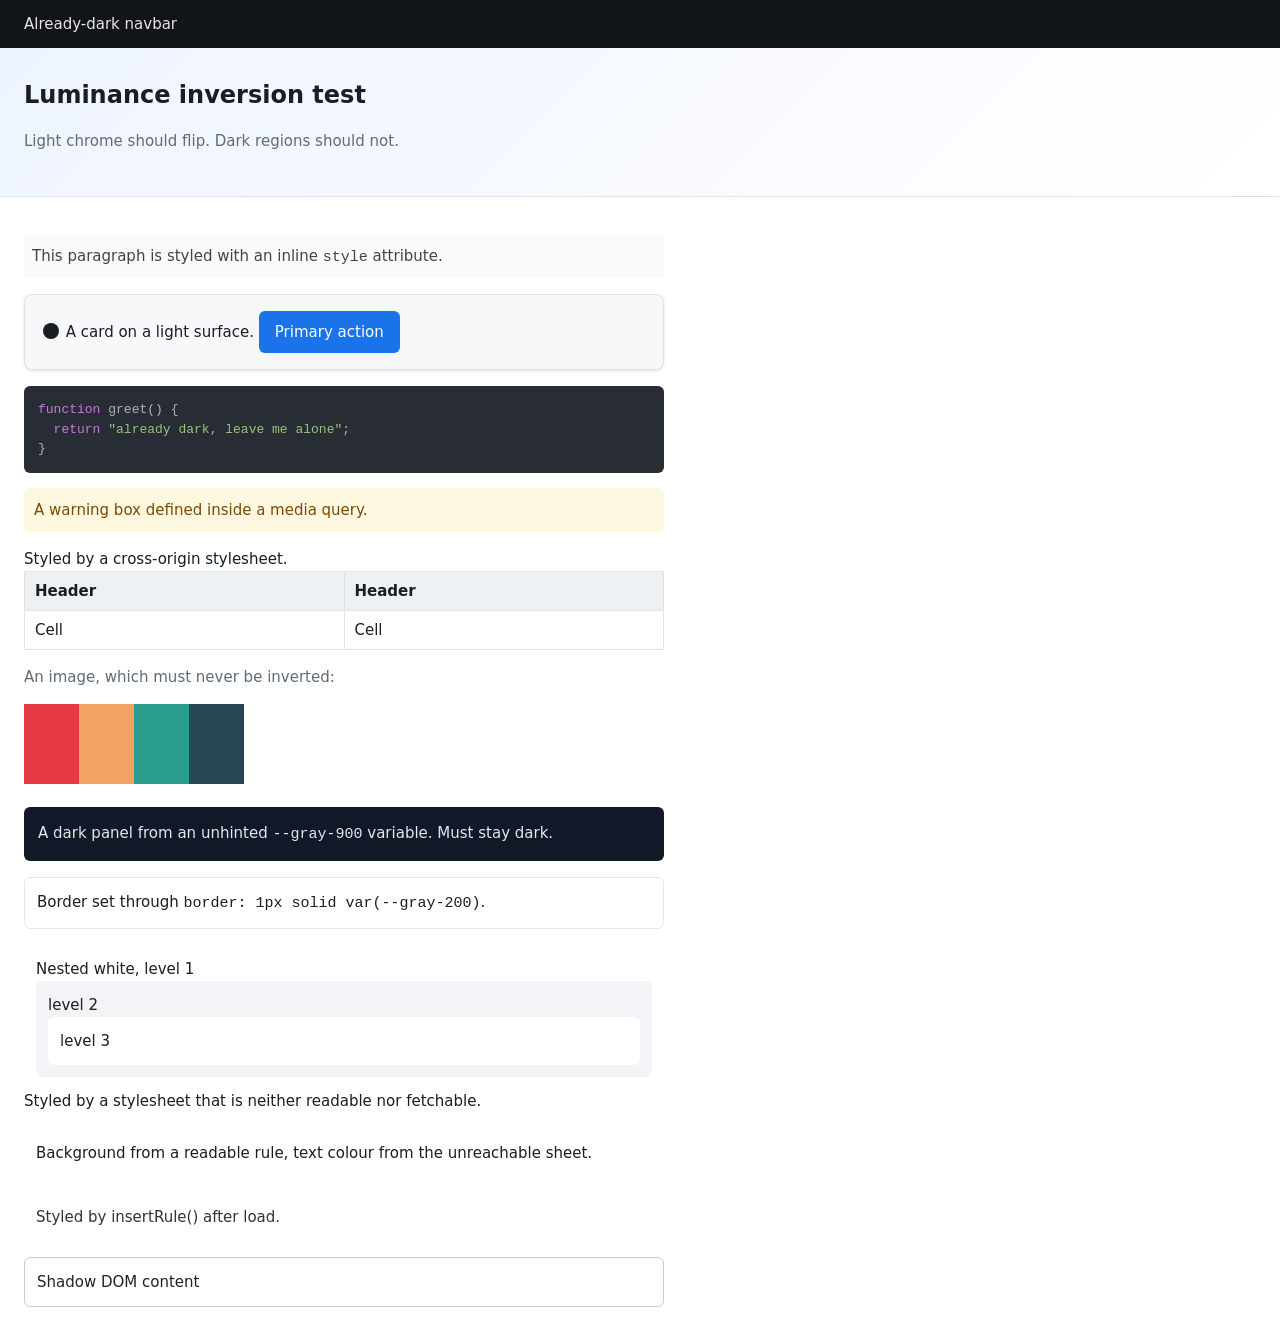
<file: tools/fixture/index.html>
<!doctype html>
<html lang="en">
<head>
<meta charset="utf-8">
<title>Lumen fixture</title>
<link rel="stylesheet" href="http://127.0.0.1:8124/tools/fixture/foreign.css">
<link rel="stylesheet" href="http://127.0.0.1:8124/tools/fixture/nocors.css">
<style>
  :root {
    --page-bg: #ffffff;
    --card-bg: #f7f8fa;
    --text-primary: #1a1d21;
    --text-muted: #5f6b7a;
    --brand-500: #1a73e8;
    --line: #dfe3e8;
    /* Generic names carry no role hint - the hard case for variables. */
    --gray-200: #e5e7eb;
    --gray-900: #111827;
  }
  body {
    margin: 0;
    background: var(--page-bg);
    color: var(--text-primary);
    font: 15px/1.6 system-ui, sans-serif;
  }
  nav {
    background: #111418;           /* ALREADY DARK — must survive */
    color: #e6e6e6;
    padding: 12px 24px;
  }
  .hero {
    background: linear-gradient(135deg, #eef4ff 0%, #ffffff 100%);
    padding: 28px 24px;
    border-bottom: 1px solid var(--line);
  }
  main { padding: 24px; max-width: 640px; }
  h1 { margin: 0 0 6px; font-size: 24px; }
  p  { color: var(--text-muted); }
  .card {
    background: var(--card-bg);
    border: 1px solid var(--line);
    border-radius: 8px;
    padding: 16px;
    box-shadow: 0 1px 3px rgba(0, 0, 0, 0.12);
    margin: 16px 0;
  }
  pre.code {
    background: #282c34;           /* ALREADY DARK — must survive */
    color: #abb2bf;
    padding: 14px;
    border-radius: 6px;
    font: 13px/1.5 ui-monospace, monospace;
    overflow-x: auto;
  }
  .code .kw  { color: #c678dd; }
  .code .str { color: #98c379; }
  button {
    background: var(--brand-500);
    color: #ffffff;
    border: 0;
    padding: 9px 16px;
    border-radius: 6px;
    font: inherit;
  }
  .icon { fill: #1a1d21; width: 20px; height: 20px; vertical-align: -4px; }
  table { border-collapse: collapse; width: 100%; }
  th, td { border: 1px solid var(--line); padding: 7px 10px; text-align: left; }
  th { background: #eef1f4; }
  /* A dark surface named with no hint. Must stay dark. */
  .dark-panel {
    background: var(--gray-900);
    color: #e5e7eb;
    padding: 14px;
    border-radius: 6px;
    margin: 16px 0;
  }
  /* A shorthand carrying var(): CSSOM never expands it into longhands. */
  .var-border {
    border: 1px solid var(--gray-200);
    padding: 12px;
    border-radius: 6px;
    margin: 16px 0;
  }
  .split-text { background: #ffffff; padding: 12px; border-radius: 6px; margin: 16px 0; }
  .nested-a { background: #ffffff; padding: 12px; border-radius: 6px; }
  .nested-b { background: #f2f4f7; padding: 12px; border-radius: 6px; }
  .nested-c { background: #ffffff; padding: 12px; border-radius: 6px; }
  @media (min-width: 300px) {
    .wide-note { color: #7a4a00; background: #fff8e1; padding: 10px; border-radius: 6px; }
  }
</style>
</head>
<body>
<nav id="nav">Already-dark navbar</nav>

<div class="hero">
  <h1>Luminance inversion test</h1>
  <p>Light chrome should flip. Dark regions should not.</p>
</div>

<main>
  <p style="color: #444; background: #fafafa; padding: 8px;" id="inline">
    This paragraph is styled with an inline <code>style</code> attribute.
  </p>

  <div class="card" id="card">
    <svg class="icon" viewBox="0 0 20 20"><circle cx="10" cy="10" r="8"/></svg>
    A card on a light surface.
    <button id="btn">Primary action</button>
  </div>

  <pre class="code" id="code"><span class="kw">function</span> greet() {
  <span class="kw">return</span> <span class="str">"already dark, leave me alone"</span>;
}</pre>

  <p class="wide-note" id="note">A warning box defined inside a media query.</p>

  <div class="foreign-box" id="foreign">Styled by a cross-origin stylesheet.</div>

  <table>
    <tr><th>Header</th><th>Header</th></tr>
    <tr><td>Cell</td><td>Cell</td></tr>
  </table>

  <p>An image, which must never be inverted:</p>
  <img id="pic" width="220" height="80" alt="colour bars"
       src="data:image/svg+xml;utf8,<svg xmlns='http://www.w3.org/2000/svg' width='220' height='80'><rect width='55' height='80' fill='%23e63946'/><rect x='55' width='55' height='80' fill='%23f4a261'/><rect x='110' width='55' height='80' fill='%232a9d8f'/><rect x='165' width='55' height='80' fill='%23264653'/></svg>">

  <div class="dark-panel" id="darkpanel">
    A dark panel from an unhinted <code>--gray-900</code> variable. Must stay dark.
  </div>

  <div class="var-border" id="varborder">
    Border set through <code>border: 1px solid var(--gray-200)</code>.
  </div>

  <div class="nested-a" id="n1">Nested white, level 1
    <div class="nested-b" id="n2">level 2
      <div class="nested-c" id="n3">level 3</div>
    </div>
  </div>

  <div class="unreachable" id="unreachable">
    Styled by a stylesheet that is neither readable nor fetchable.
  </div>

  <div class="split-text" id="splittext">
    Background from a readable rule, text colour from the unreachable sheet.
  </div>

  <div class="cssinjs" id="cssinjs">Styled by insertRule() after load.</div>

  <x-widget id="widget"></x-widget>
</main>

<script>
  // Simulates a CSS-in-JS runtime: insertRule() mutates the CSSOM without
  // touching the DOM, so a MutationObserver never sees it.
  setTimeout(() => {
    const sheet = new CSSStyleSheet();
    sheet.replaceSync('.cssinjs{background:#ffffff;color:#333333;padding:12px;' +
                      'border-radius:6px;margin:16px 0}');
    document.adoptedStyleSheets = [...document.adoptedStyleSheets, sheet];
  }, 1200);

  // A web component with its own shadow styles.
  customElements.define('x-widget', class extends HTMLElement {
    connectedCallback() {
      const root = this.attachShadow({ mode: 'open' });
      root.innerHTML =
        '<style>' +
        '.box{background:#ffffff;color:#222;border:1px solid #ccc;padding:12px;border-radius:6px;margin-top:16px}' +
        '</style>' +
        '<div class="box">Shadow DOM content</div>';
    }
  });
</script>

<script>
  // Append ?lumen=1 to load the real engine into this page. chrome.runtime is
  // stubbed (so the cross-origin CSS path still runs) but chrome.storage is not,
  // which keeps engine.js dormant until we hand it settings explicitly.
  if (location.search.includes('lumen')) {
    window.chrome = { runtime: { sendMessage: (m, cb) => {
      fetch(m.url).then(r => r.text()).then(t => cb({ ok: true, text: t }))
                  .catch(() => cb({ ok: false }));
    } } };
    const load = (src) => new Promise((res, rej) => {
      const s = document.createElement('script');
      s.src = src; s.onload = res; s.onerror = () => rej(new Error(src));
      document.head.appendChild(s);
    });
    (async () => {
      for (const f of ['color', 'css', 'repair', 'engine']) await load('/src/content/' + f + '.js');
      Lumen.engine.applySettings({
        enabled: true, defaultOn: true, skipDarkSites: true,
        darkness: 50, contrast: 50, saturation: 50, sites: {}
      });
      window.__lumenReady = true;
    })();
  }
</script>
</body>
</html>
</file>
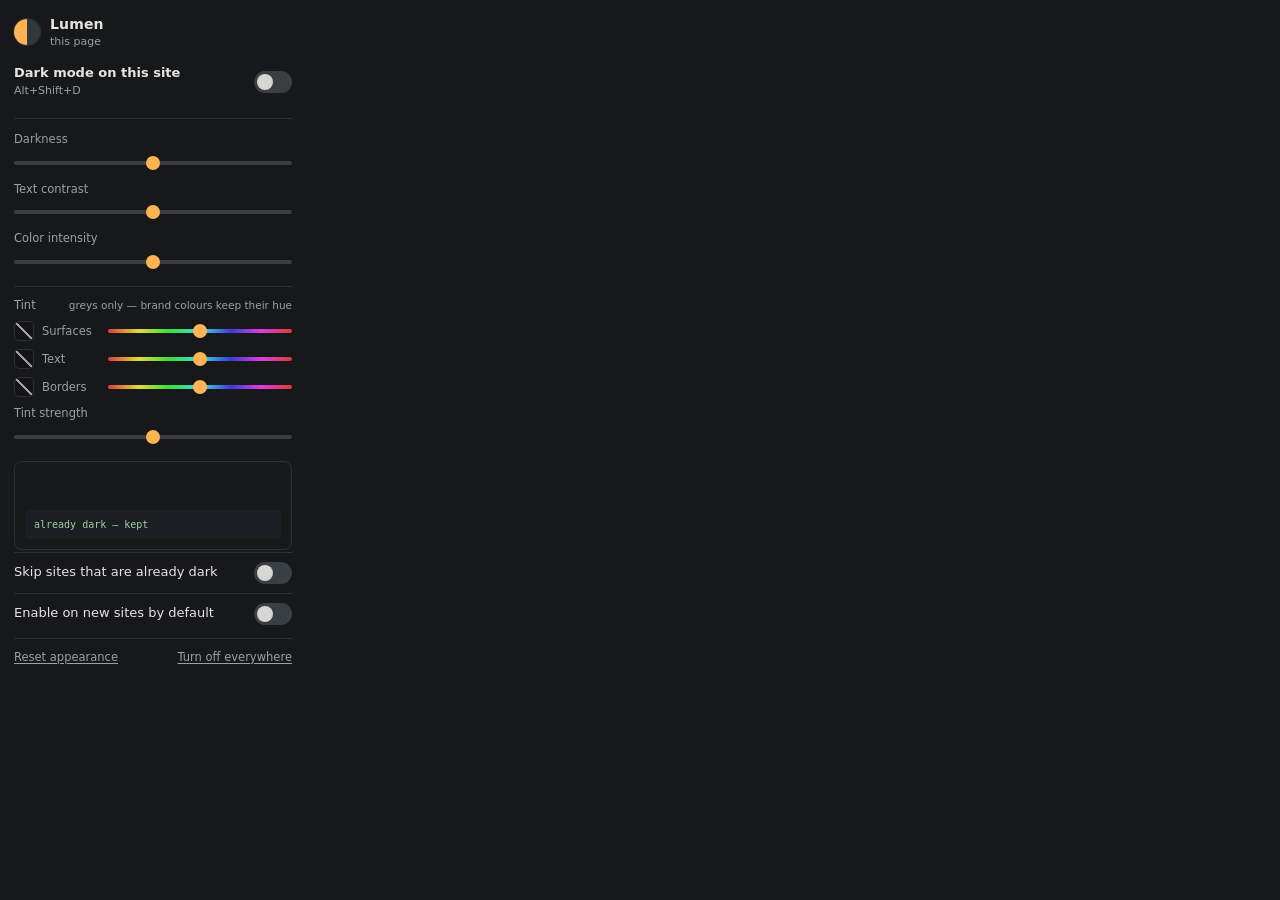
<file: src/popup/popup.html>
<!doctype html>
<html lang="en">
<head>
  <meta charset="utf-8">
  <link rel="stylesheet" href="popup.css">
</head>
<body>
  <header>
    <div class="mark" aria-hidden="true"></div>
    <div class="titles">
      <h1>Lumen</h1>
      <p id="site">this page</p>
    </div>
  </header>

  <div class="row primary">
    <label for="site-toggle">
      <span class="label">Dark mode on this site</span>
      <span class="hint" id="site-hint">Alt+Shift+D</span>
    </label>
    <button id="site-toggle" class="switch" role="switch" aria-checked="false"></button>
  </div>

  <p class="notice" id="notice" hidden></p>

  <div class="sliders" id="sliders">
    <div class="slider">
      <label for="darkness">Darkness <output id="darkness-out"></output></label>
      <input type="range" id="darkness" min="0" max="100" step="5">
    </div>
    <div class="slider">
      <label for="contrast">Text contrast <output id="contrast-out"></output></label>
      <input type="range" id="contrast" min="0" max="100" step="5">
    </div>
    <div class="slider">
      <label for="saturation">Color intensity <output id="saturation-out"></output></label>
      <input type="range" id="saturation" min="0" max="100" step="5">
    </div>
  </div>

  <div class="tints" id="tints">
    <div class="tints-head">
      <span>Tint</span>
      <span class="hint">greys only — brand colours keep their hue</span>
    </div>

    <div class="tint-row">
      <button class="swatch" id="tintSurface-swatch" aria-pressed="false"
              aria-label="Tint surfaces"></button>
      <label for="tintSurface">Surfaces</label>
      <input type="range" class="hue" id="tintSurface" min="0" max="359" step="1"
             aria-label="Surface tint hue">
    </div>

    <div class="tint-row">
      <button class="swatch" id="tintText-swatch" aria-pressed="false"
              aria-label="Tint text"></button>
      <label for="tintText">Text</label>
      <input type="range" class="hue" id="tintText" min="0" max="359" step="1"
             aria-label="Text tint hue">
    </div>

    <div class="tint-row">
      <button class="swatch" id="tintBorder-swatch" aria-pressed="false"
              aria-label="Tint borders"></button>
      <label for="tintBorder">Borders</label>
      <input type="range" class="hue" id="tintBorder" min="0" max="359" step="1"
             aria-label="Border tint hue">
    </div>

    <div class="slider">
      <label for="tintStrength">Tint strength <output id="tintStrength-out"></output></label>
      <input type="range" id="tintStrength" min="0" max="100" step="5">
    </div>
  </div>

  <div class="preview" id="preview">
    <div class="preview-page">
      <div class="preview-title"></div>
      <div class="preview-line"></div>
      <div class="preview-line short"></div>
      <pre class="preview-code">already dark — kept</pre>
    </div>
  </div>

  <div class="row">
    <label for="skip-dark">
      <span class="label">Skip sites that are already dark</span>
    </label>
    <button id="skip-dark" class="switch" role="switch" aria-checked="false"></button>
  </div>

  <div class="row">
    <label for="default-on">
      <span class="label">Enable on new sites by default</span>
    </label>
    <button id="default-on" class="switch" role="switch" aria-checked="false"></button>
  </div>

  <footer>
    <button id="reset" class="link">Reset appearance</button>
    <button id="master" class="link danger">Turn off everywhere</button>
  </footer>

  <script src="../content/color.js"></script>
  <script src="popup.js"></script>
</body>
</html>
</file>
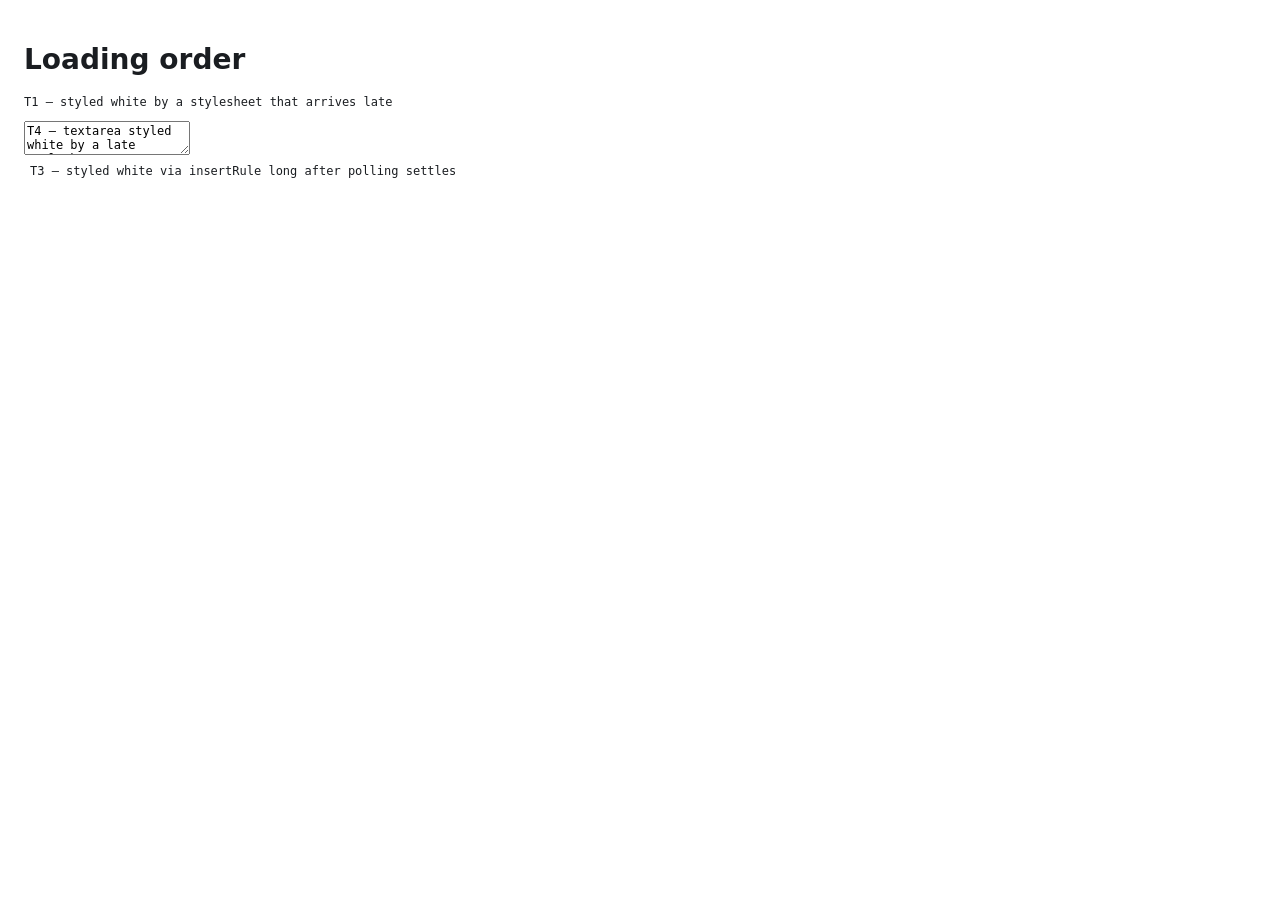
<file: tools/fixture/loading.html>
<!doctype html>
<html lang="en">
<head>
<meta charset="utf-8">
<title>Lumen — loading order</title>
<link rel="stylesheet" href="http://127.0.0.1:8124/tools/fixture/nocors.css">
<style>
  body { background: #fff; color: #1a1d21; font: 14px system-ui, sans-serif; padding: 16px; }
  pre, code, textarea { font: 12px ui-monospace, monospace; }
  #t3-code { padding: 6px; display: block; }
</style>
</head>
<body>
<h1>Loading order</h1>

<pre id="t1-code">T1 — styled white by a stylesheet that arrives late</pre>
<textarea id="t4-area" rows="2">T4 — textarea styled white by a late stylesheet</textarea>
<code id="t3-code">T3 — styled white via insertRule long after polling settles</code>
<div id="t2-host"></div>

<script>
  if (location.search.includes('lumen')) {
    window.chrome = { runtime: { sendMessage: (m, cb) => {
      fetch(m.url).then(r => r.text()).then(t => cb({ ok: true, text: t })).catch(() => cb({ ok: false }));
    } } };
    const load = (src) => new Promise((res, rej) => {
      const s = document.createElement('script');
      s.src = src; s.onload = res; s.onerror = () => rej(new Error(src));
      document.head.appendChild(s);
    });
    (async () => {
      for (const f of ['color', 'css', 'repair', 'engine']) await load('/src/content/' + f + '.js');
      Lumen.engine.applySettings({ enabled: true, defaultOn: true, skipDarkSites: false,
        darkness: 50, contrast: 50, saturation: 50, sites: {} });
      window.__lumenReady = true;
    })();
  }

  const lum = (c) => { const m = String(c).match(/[\d.]+/g); if (!m) return null;
    const [r, g, b] = m.map(Number).map(v => v / 255);
    return (Math.max(r, g, b) + Math.min(r, g, b)) / 2; };
  const bg = (id) => lum(getComputedStyle(document.getElementById(id)).backgroundColor);
  // A macrotask boundary, not requestAnimationFrame: a hidden/throttled tab
  // never paints, so rAF never fires there. This still lands long before the
  // 40ms rebuild debounce, so it answers the same question -- has the new CSS
  // been converted by the time control returns to the page?
  const frame = () => new Promise(r => setTimeout(r, 0));
  const wait = (ms) => new Promise(r => setTimeout(r, ms));

  window.runSpec = async () => {
    const results = [];
    const expectDark = (name, got) =>
      results.push({ name, ok: got !== null && got < 0.3, got: +got.toFixed(3) });

    // T1 — a stylesheet added late. The check runs inside requestAnimationFrame,
    // so it sees exactly what the very next paint will show: if this is light,
    // the user watches the block flash white and then inverta.
    const s1 = document.createElement('style');
    s1.textContent = '#t1-code{background:#ffffff;color:#1a1a1a}';
    document.head.appendChild(s1);
    await frame();
    expectDark('T1 late <style>, first painted frame', bg('t1-code'));
    await wait(1200);
    expectDark('T1b late <style>, after settling', bg('t1-code'));

    // T4 — same, for a textarea.
    const s4 = document.createElement('style');
    s4.textContent = '#t4-area{background:#ffffff;color:#1a1a1a}';
    document.head.appendChild(s4);
    await frame();
    expectDark('T4 late <style> on textarea, first frame', bg('t4-area'));

    // T2 — one big batch of nodes, no stylesheet involved, styled only by the
    // unreachable sheet so nothing but the repair pass can save them.
    const host = document.getElementById('t2-host');
    const frag = document.createDocumentFragment();
    for (let i = 0; i < 60; i++) {
      const row = document.createElement('div');
      row.innerHTML = '<code class="batch-code" id="t2-code-' + i + '">batch ' + i + '</code>' +
                      '<textarea class="batch-area" id="t2-area-' + i + '">area ' + i + '</textarea>';
      frag.appendChild(row);
    }
    host.appendChild(frag);
    await wait(2500);
    for (const i of [0, 20, 41, 55, 59]) {
      expectDark('T2 batch code #' + i, bg('t2-code-' + i));
      expectDark('T2 batch textarea #' + i, bg('t2-area-' + i));
    }

    // T3 — a rule injected with insertRule long after the sheet poller settles.
    // No DOM mutation at all, so nothing but polling can notice it.
    await wait(9000);
    document.styleSheets[1].insertRule('#t3-code{background:#ffffff;color:#1a1a1a}', 0);
    await wait(3000);
    expectDark('T3 insertRule after poller settles', bg('t3-code'));

    const failed = results.filter(r => !r.ok);
    return { total: results.length, passed: results.length - failed.length,
             failed: failed.length, failures: failed };
  };
</script>
</body>
</html>
</file>
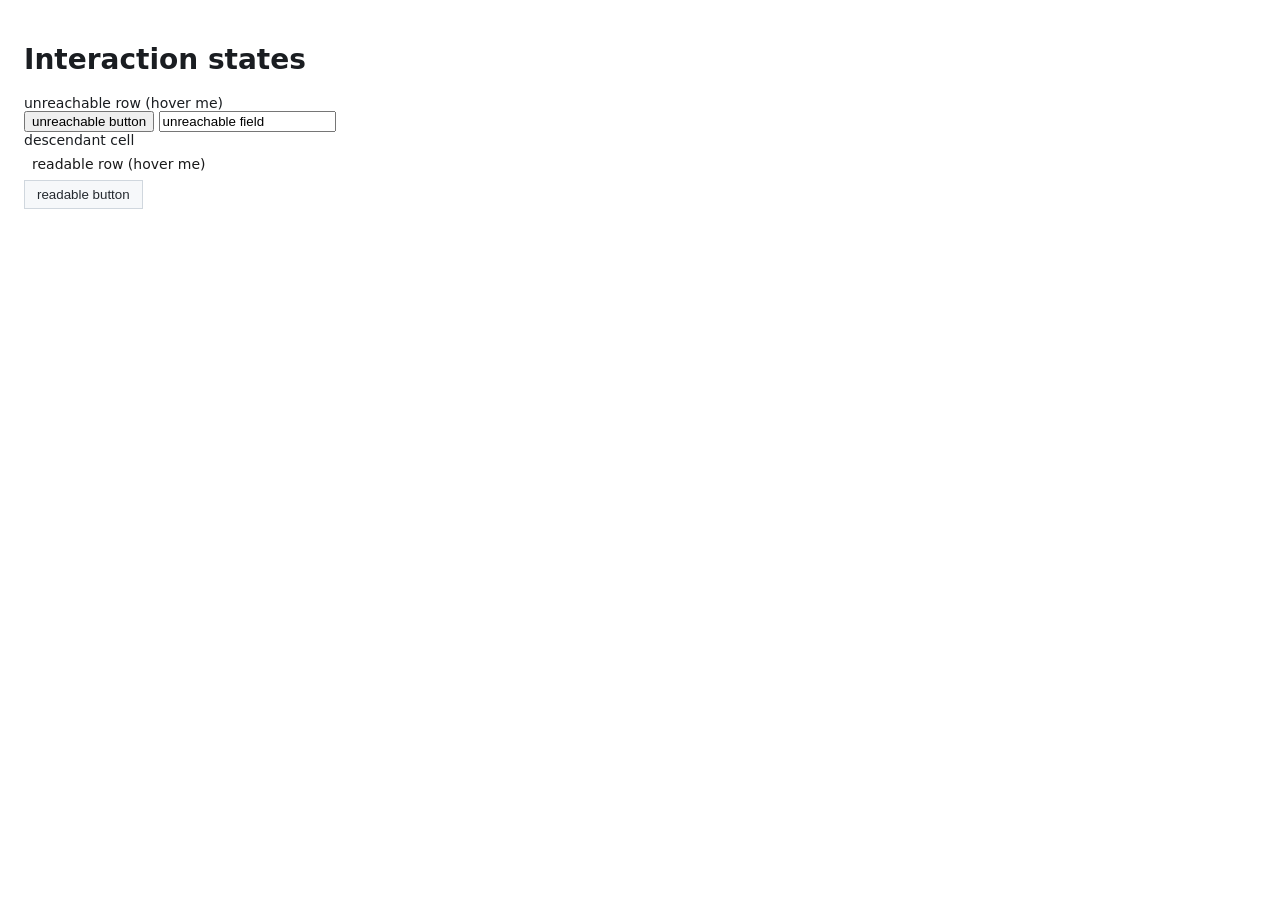
<file: tools/fixture/states.html>
<!doctype html>
<html lang="en">
<head>
<meta charset="utf-8">
<title>Lumen — interaction states</title>
<link rel="stylesheet" href="http://127.0.0.1:8124/tools/fixture/nocors.css">
<style>
  body { background: #fff; color: #1a1d21; font: 14px system-ui, sans-serif; padding: 16px; }

  /* The readable half of the suite. These rules ARE converted by the walker, so
     the question here is not whether the state is dark -- it is whether the
     state still *changes* once the repair pass has corrected the resting one. */
  .lit-row { background: #ffffff; color: #1a1a1a; padding: 8px; display: block; }
  .lit-row:hover { background: #dfe7f3; }
  .lit-row.selected { background: #cfe0ff; }
  .lit-btn { background: #f6f8fa; color: #24292f; padding: 6px 12px; border: 1px solid #d0d7de; }
  .lit-btn:hover { background: #e6ebf1; }
</style>
</head>
<body>
<h1>Interaction states</h1>

<!-- A: states defined in a sheet we cannot read: they were never converted. -->
<div class="state-row" id="u-row">unreachable row (hover me)</div>
<button class="state-btn" id="u-btn">unreachable button</button>
<input class="state-field" id="u-field" value="unreachable field">
<div class="state-list" id="u-list"><span class="state-cell" id="u-cell">descendant cell</span></div>

<!-- B: states from readable CSS. Converted correctly, then frozen solid by the
     repair pass's !important rule for the resting state. -->
<div class="lit-row" id="r-row">readable row (hover me)</div>
<button class="lit-btn" id="r-btn">readable button</button>

<script>
  if (location.search.includes('lumen')) {
    window.chrome = { runtime: { sendMessage: (m, cb) => {
      fetch(m.url).then(r => r.text()).then(t => cb({ ok: true, text: t })).catch(() => cb({ ok: false }));
    } } };
    const load = (src) => new Promise((res, rej) => {
      const s = document.createElement('script');
      s.src = src; s.onload = res; s.onerror = () => rej(new Error(src));
      document.head.appendChild(s);
    });
    (async () => {
      for (const f of ['color', 'css', 'repair', 'engine']) await load('/src/content/' + f + '.js');
      Lumen.engine.applySettings({ enabled: true, defaultOn: true, skipDarkSites: false,
        darkness: 50, contrast: 50, saturation: 50, sites: {} });
      window.__lumenReady = true;
    })();
  }

  const lum = (c) => { const m = String(c).match(/[\d.]+/g); if (!m) return null;
    const [r, g, b] = m.map(Number).map(v => v / 255);
    return (Math.max(r, g, b) + Math.min(r, g, b)) / 2; };
  window.__bg = (id) => getComputedStyle(document.getElementById(id)).backgroundColor;
  window.__fg = (id) => getComputedStyle(document.getElementById(id)).color;
  window.__lum = lum;

  window.toggleSelected = (id) => {
    document.getElementById(id).classList.toggle('selected');
  };

  /**
   * Called by the driver, which supplies what each surface measured while it was
   * actually in the state. Two things have to hold for every one of them:
   *
   *   converted -- a surface in this state is dark, text in it is light: the
   *                state was run through the curves at all, and
   *   moved     -- the state does not paint identically to the resting colour,
   *                i.e. our own correction for the resting state did not freeze
   *                it solid.
   */
  window.judge = (samples) => {
    const results = [];
    for (const s of samples) {
      const restLum = lum(s.rest);
      const stateLum = lum(s.state);
      const converted = stateLum !== null &&
        (s.kind === 'fg' ? stateLum > 0.5 : stateLum < 0.3);
      const moved = s.rest !== s.state;
      results.push({ name: s.name, ok: converted && (s.mustMove ? moved : true),
                     got: `rest ${s.rest} (${restLum.toFixed(2)}) -> ${s.state} (${stateLum.toFixed(2)})` });
    }
    const failed = results.filter(r => !r.ok);
    return { total: results.length, passed: results.length - failed.length,
             failed: failed.length, failures: failed };
  };
</script>
</body>
</html>
</file>
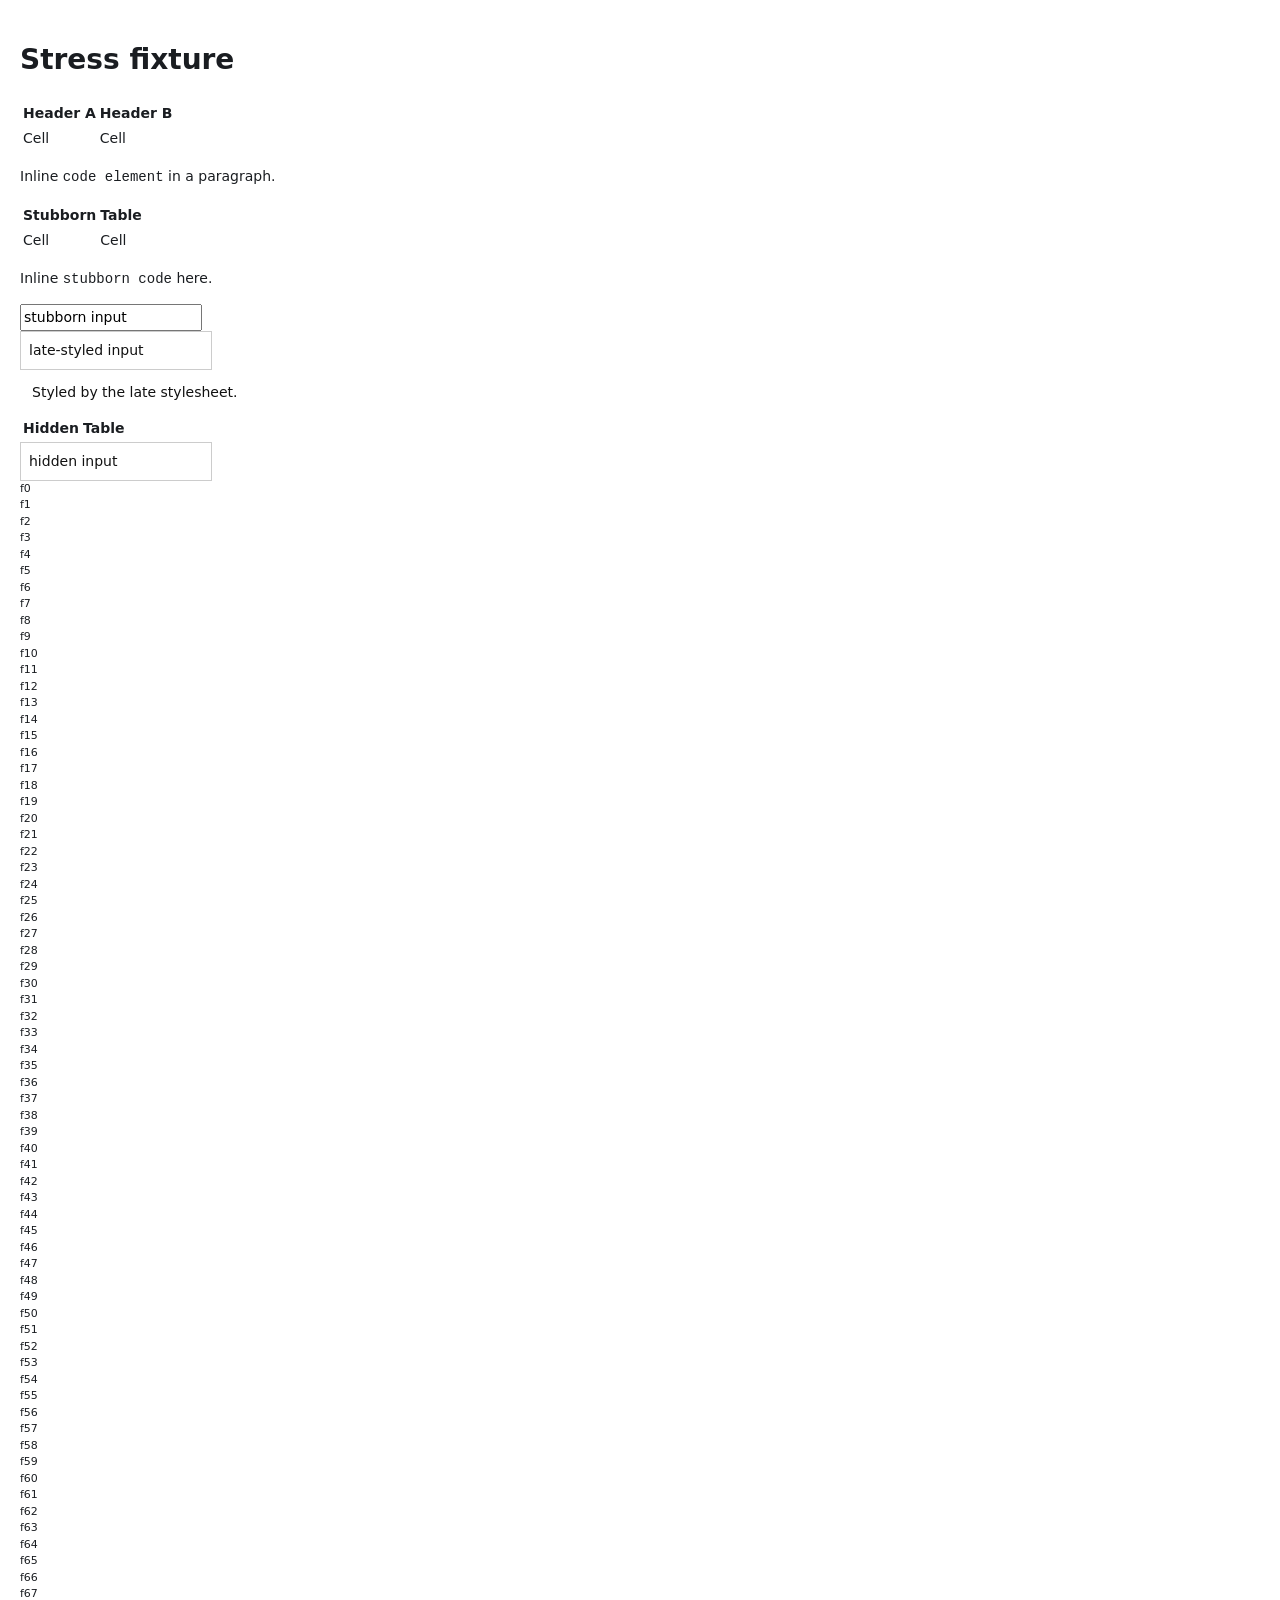
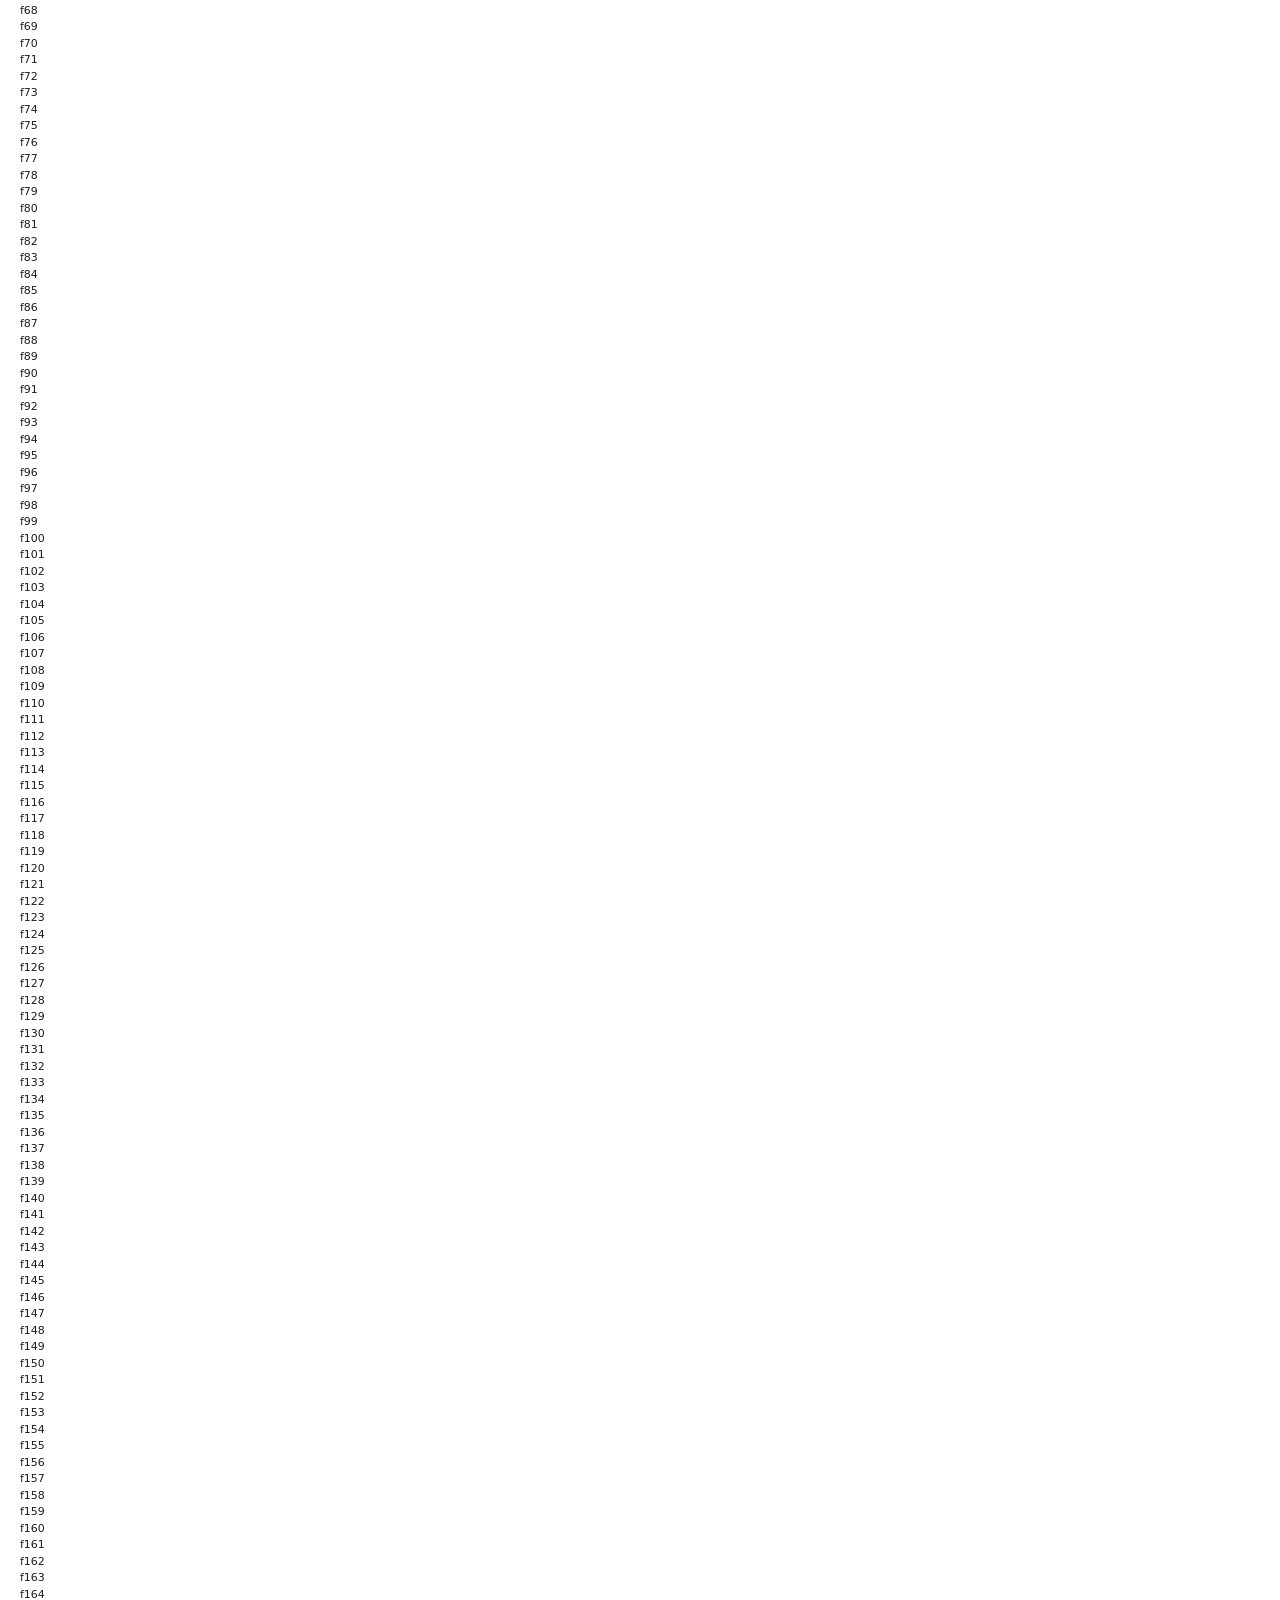
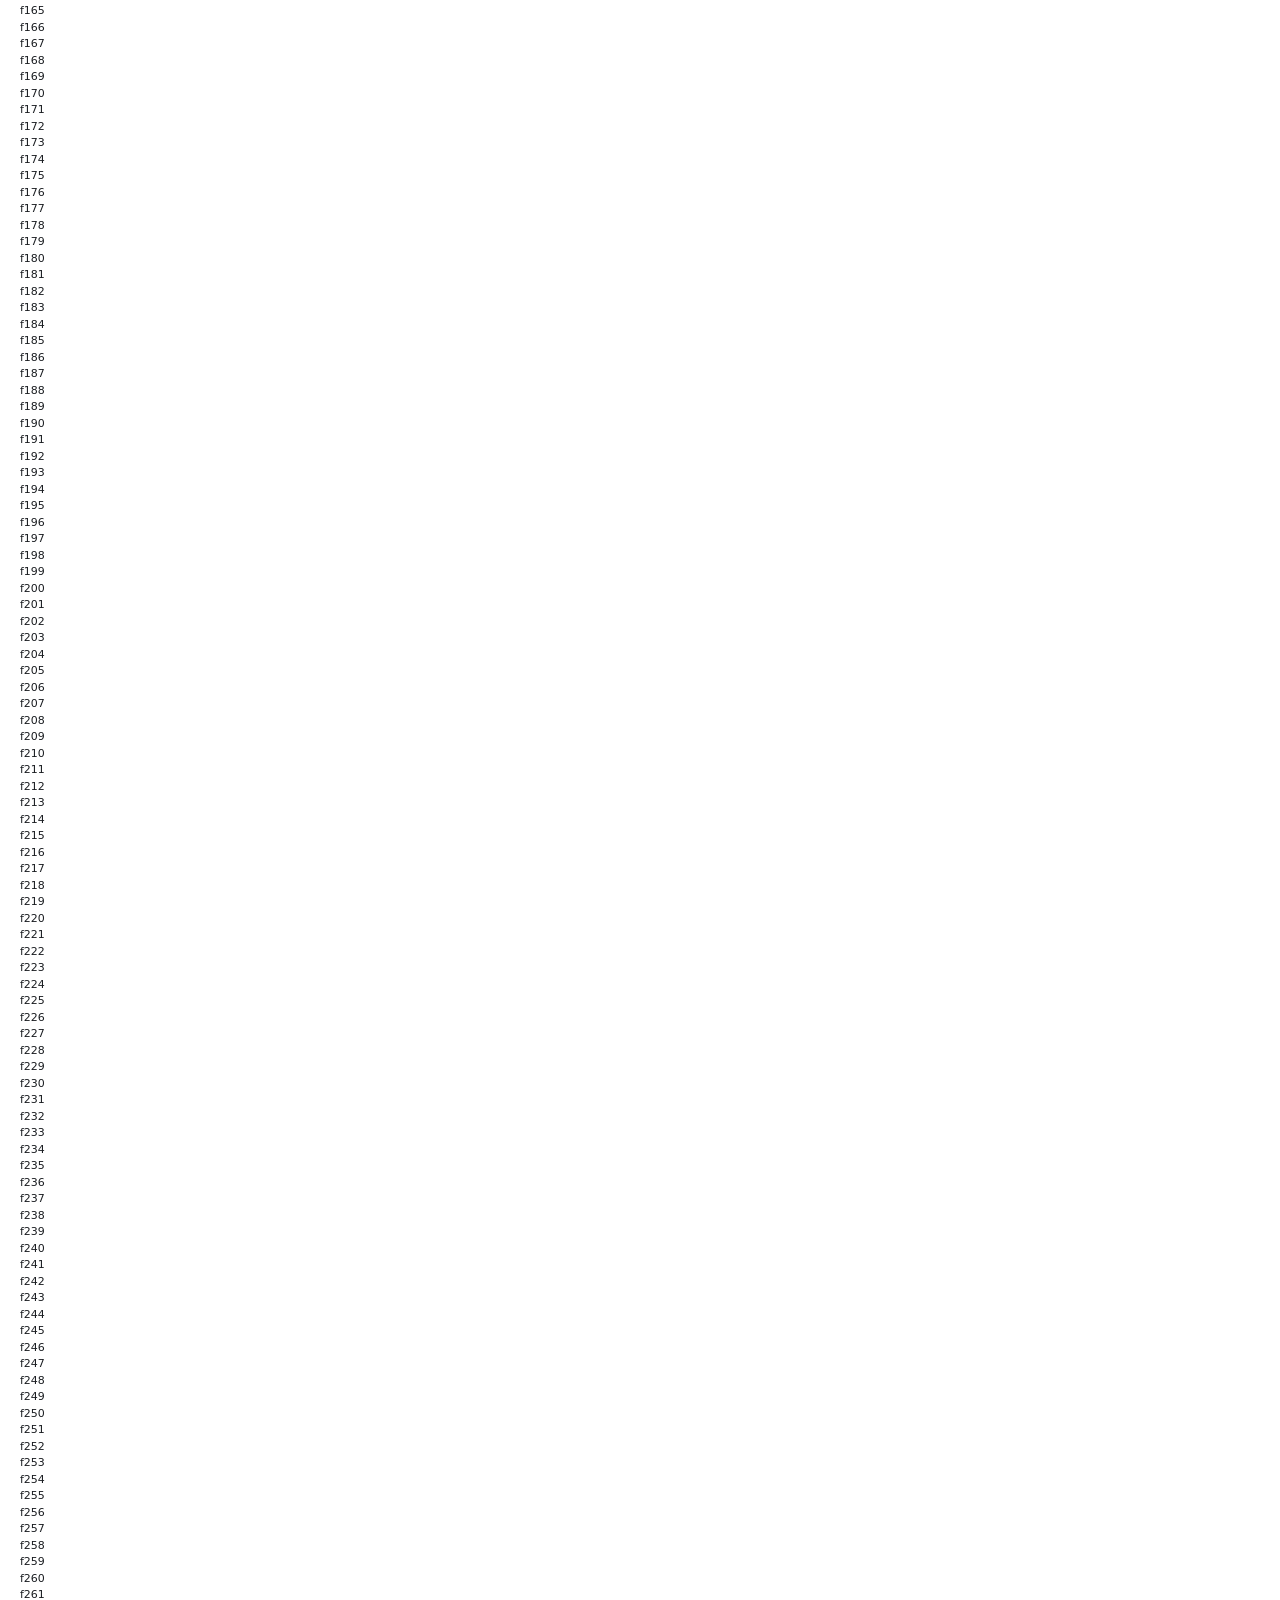
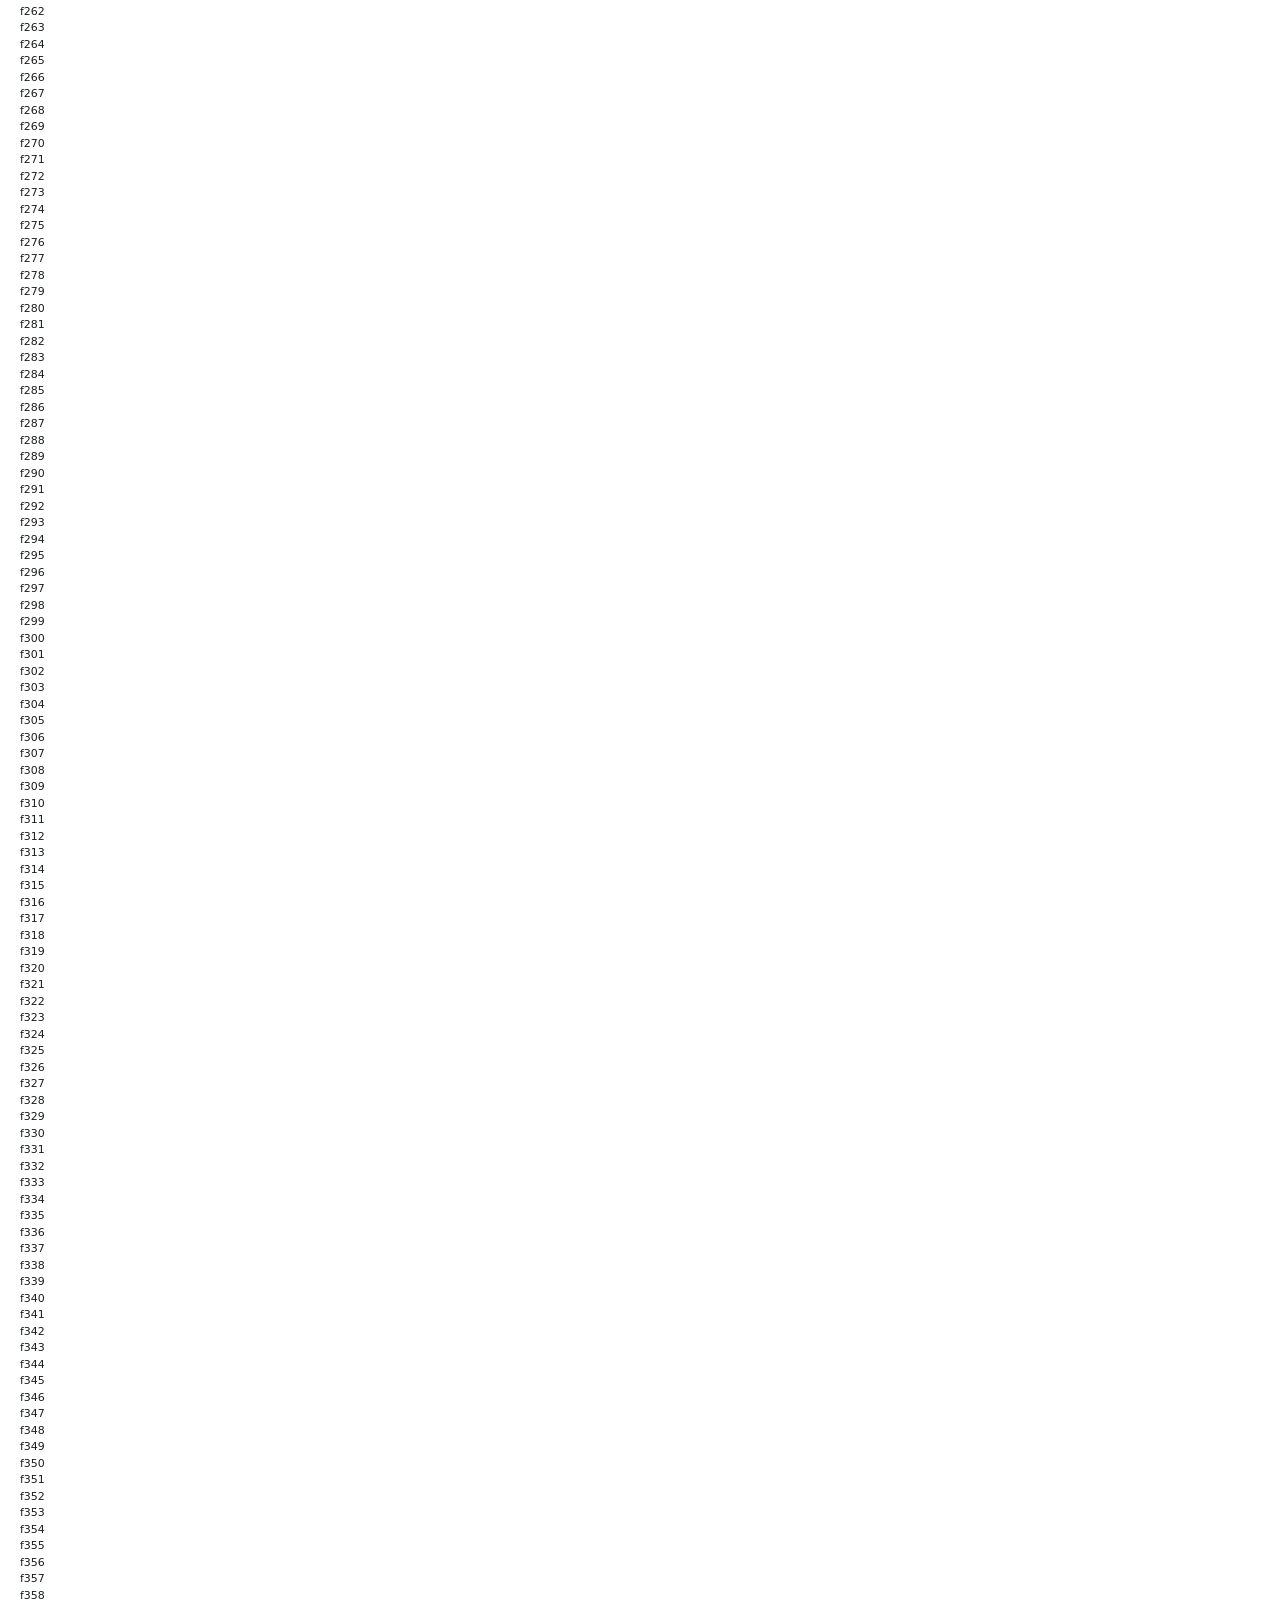
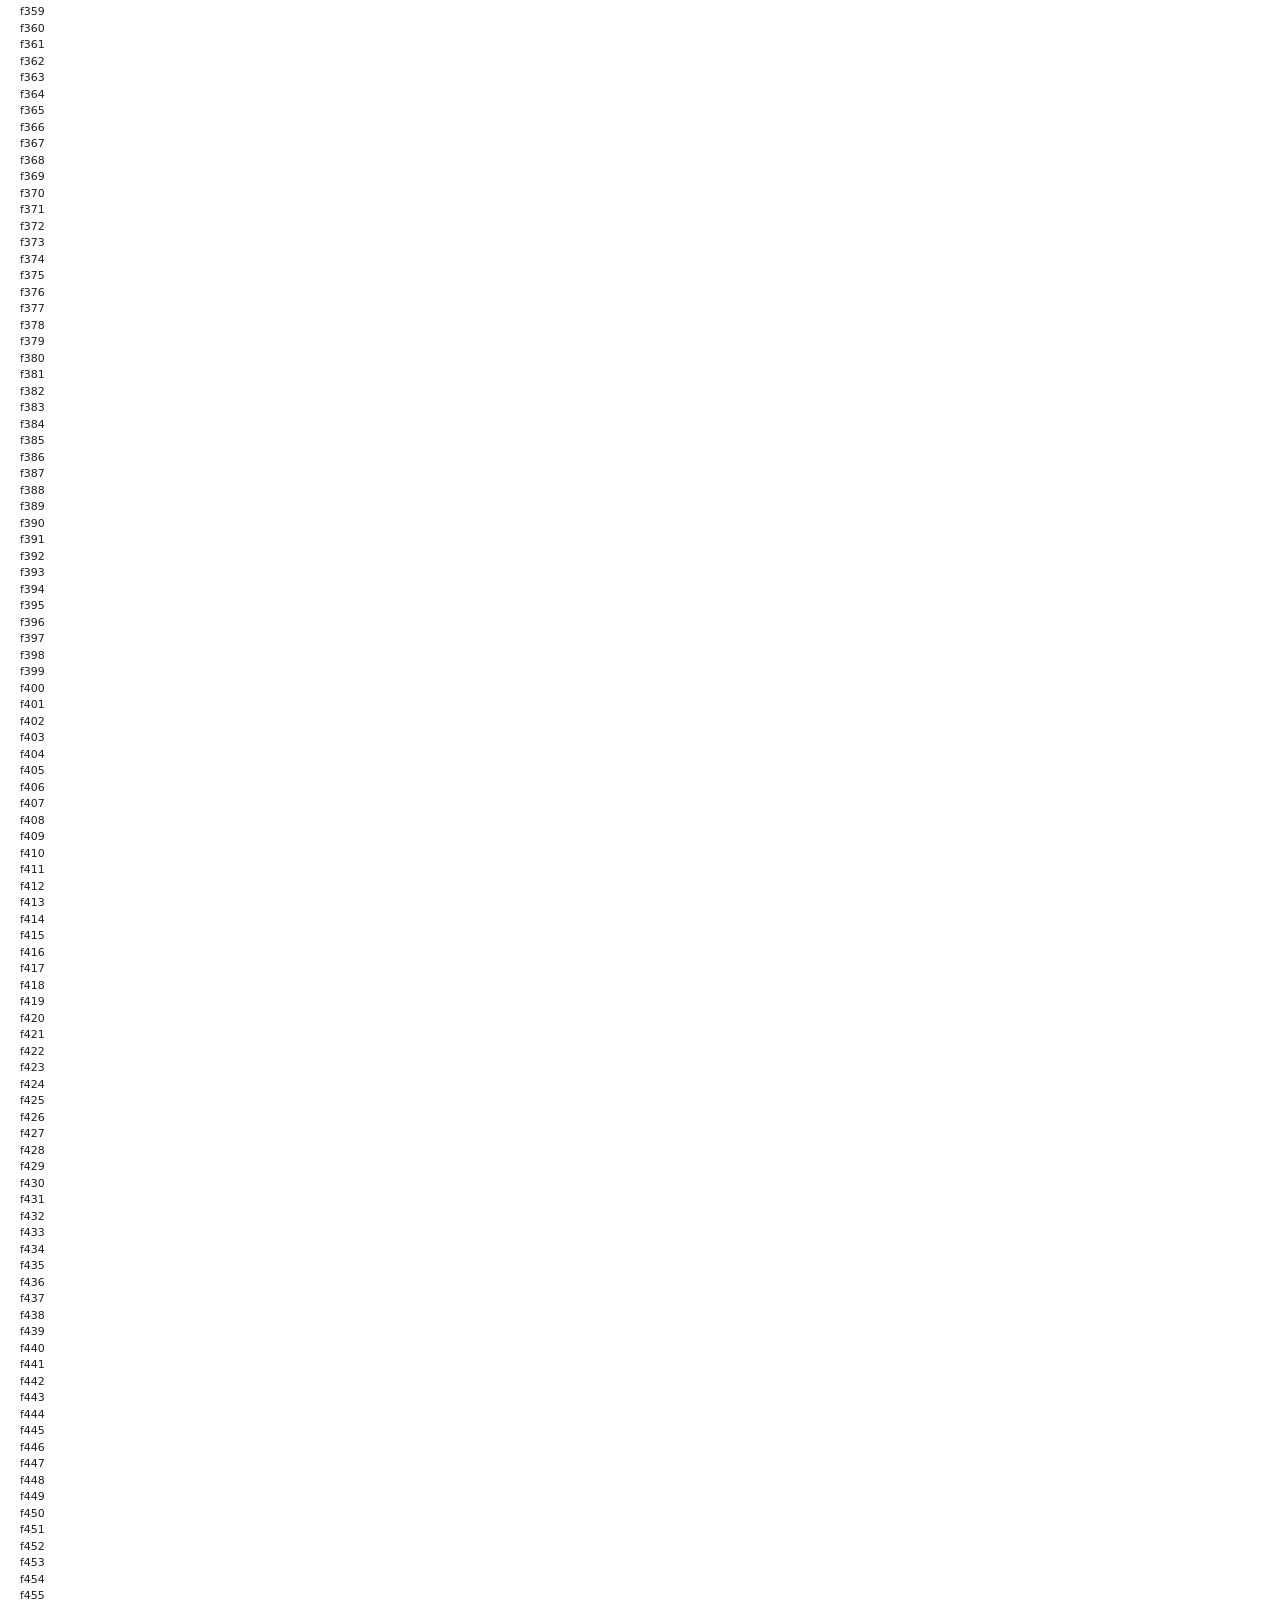
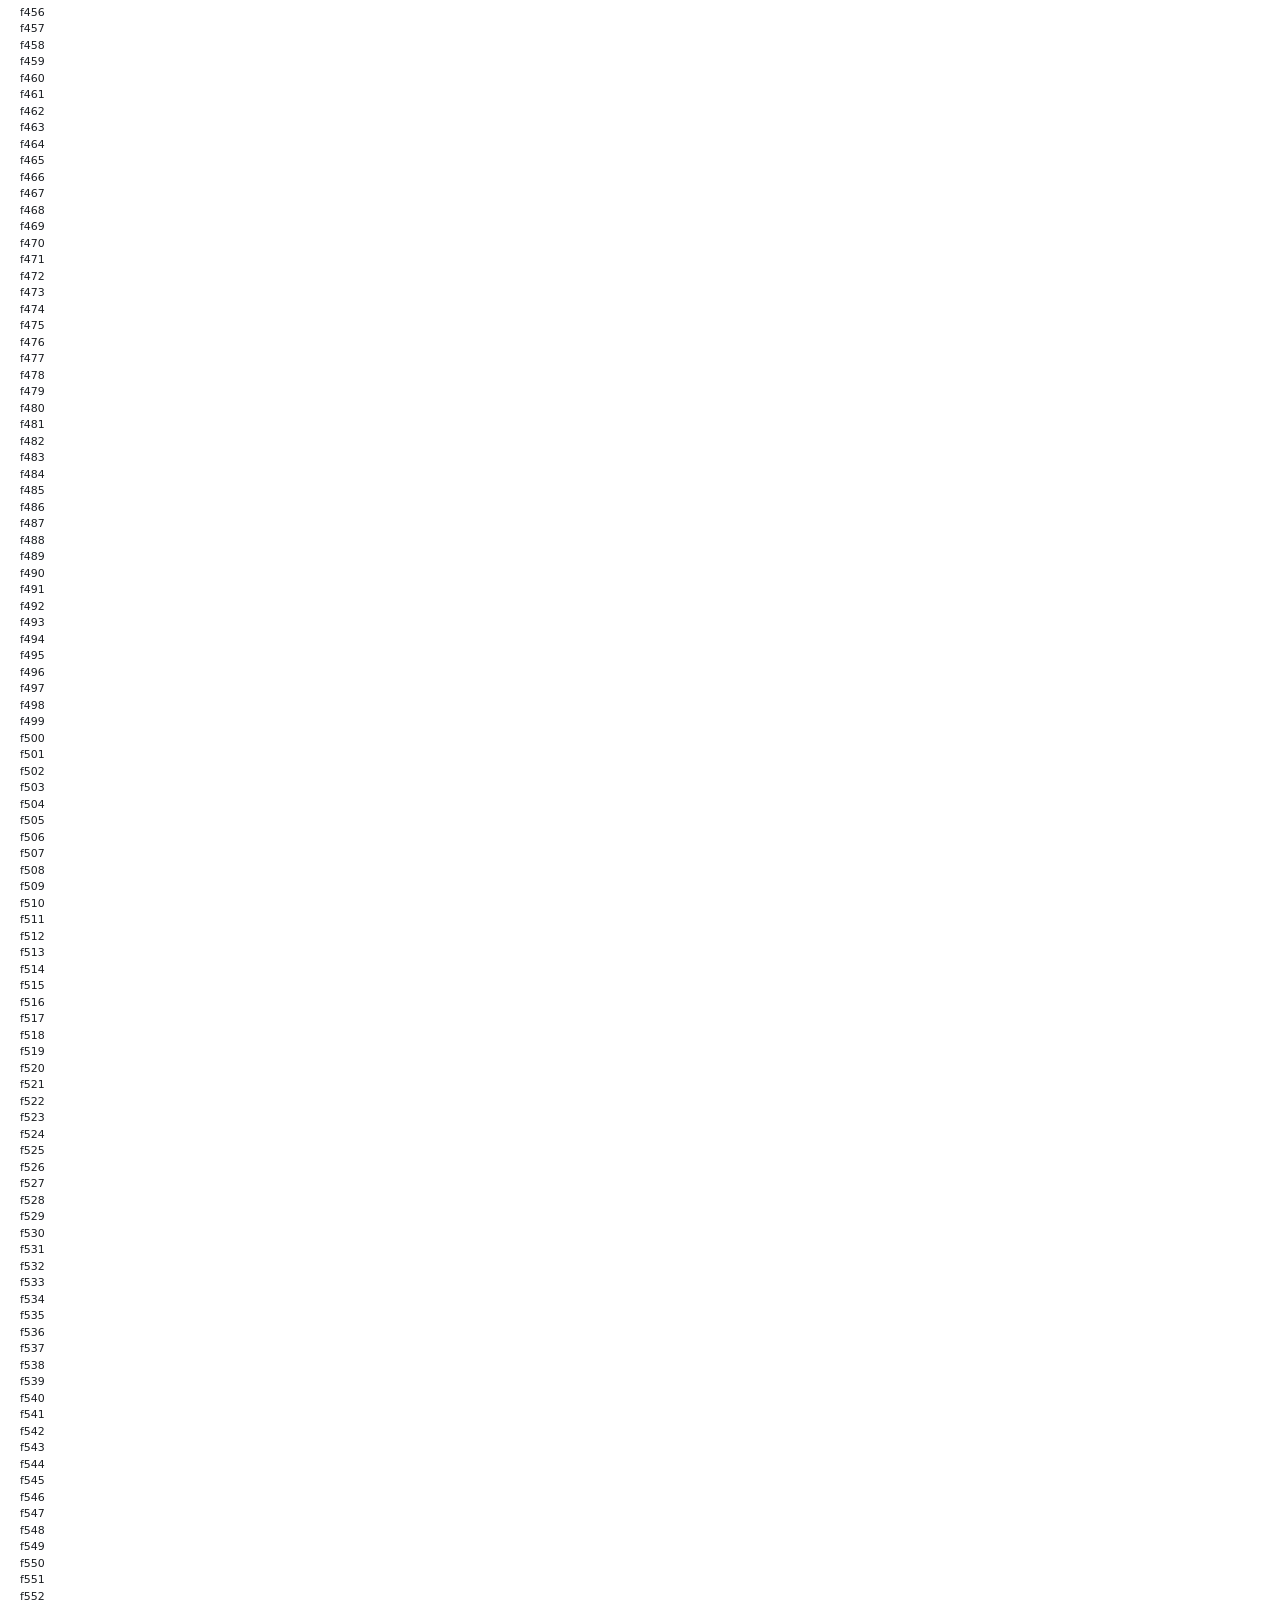
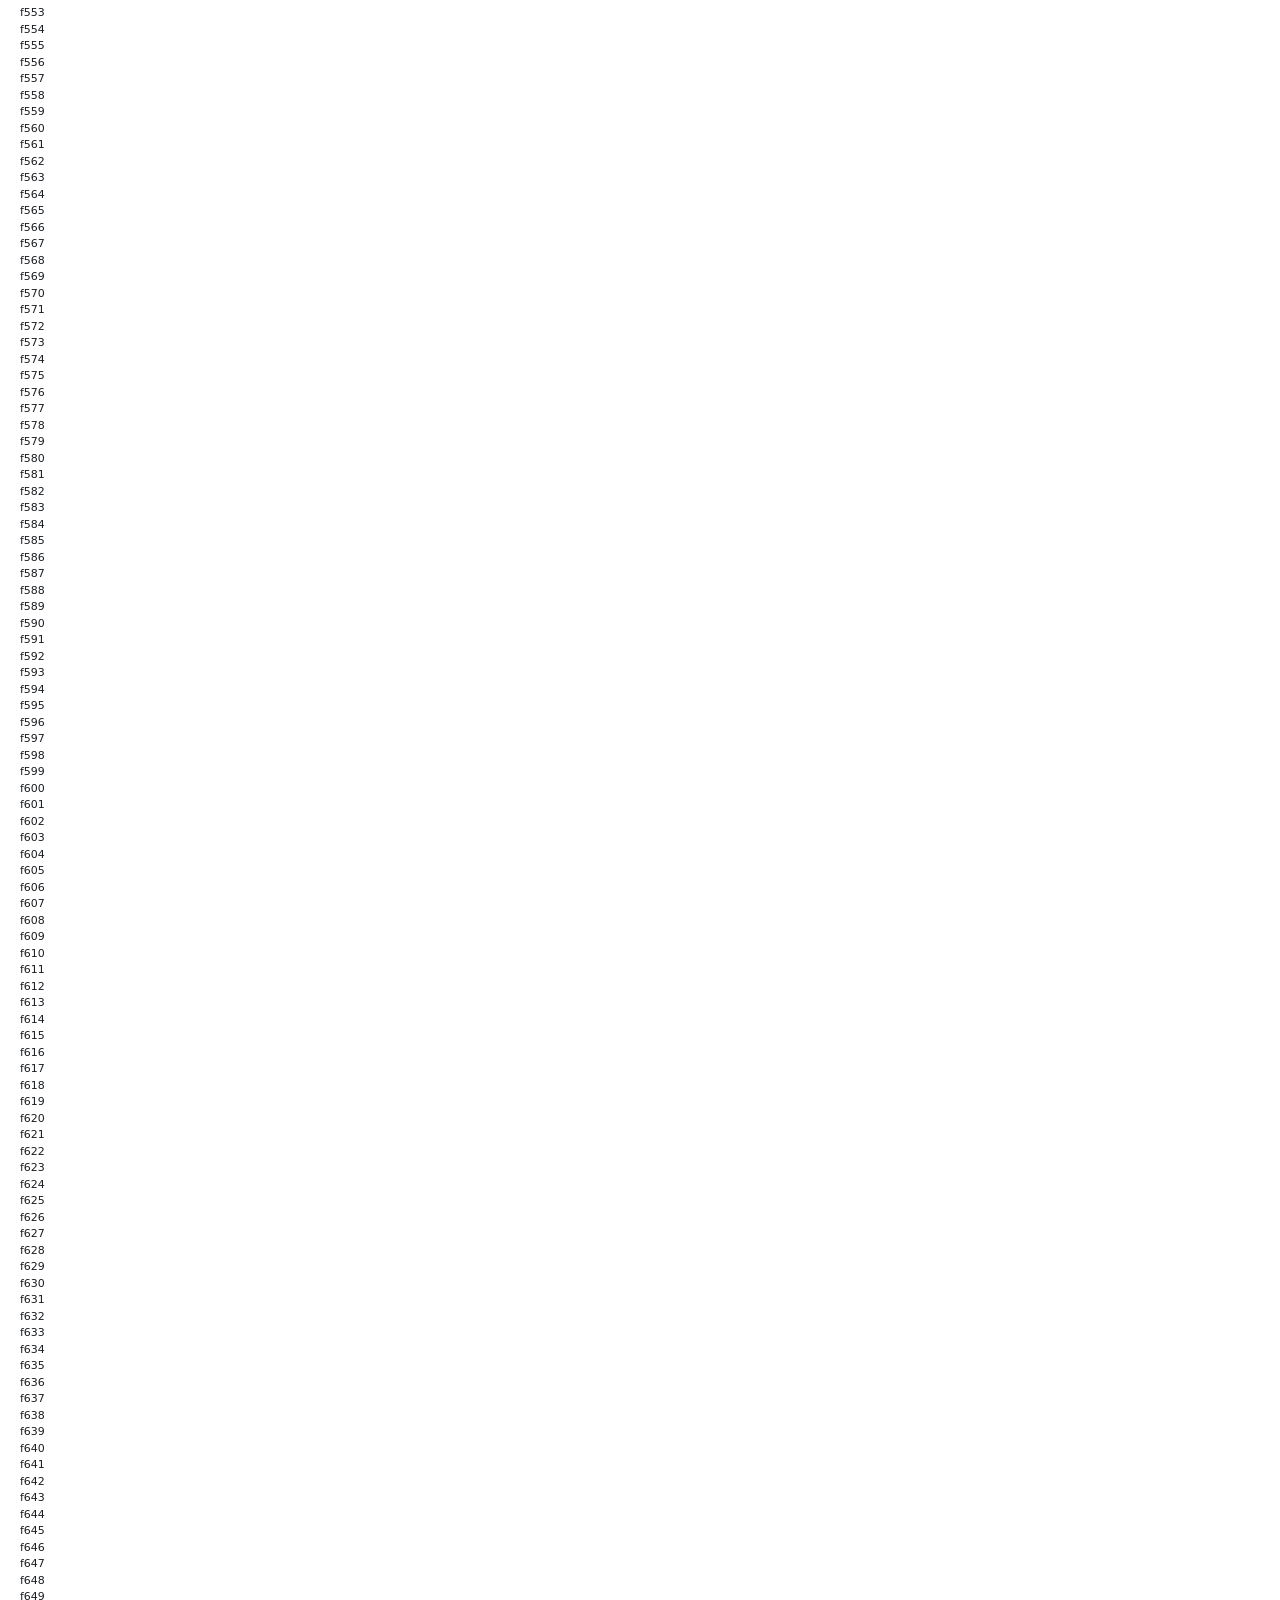
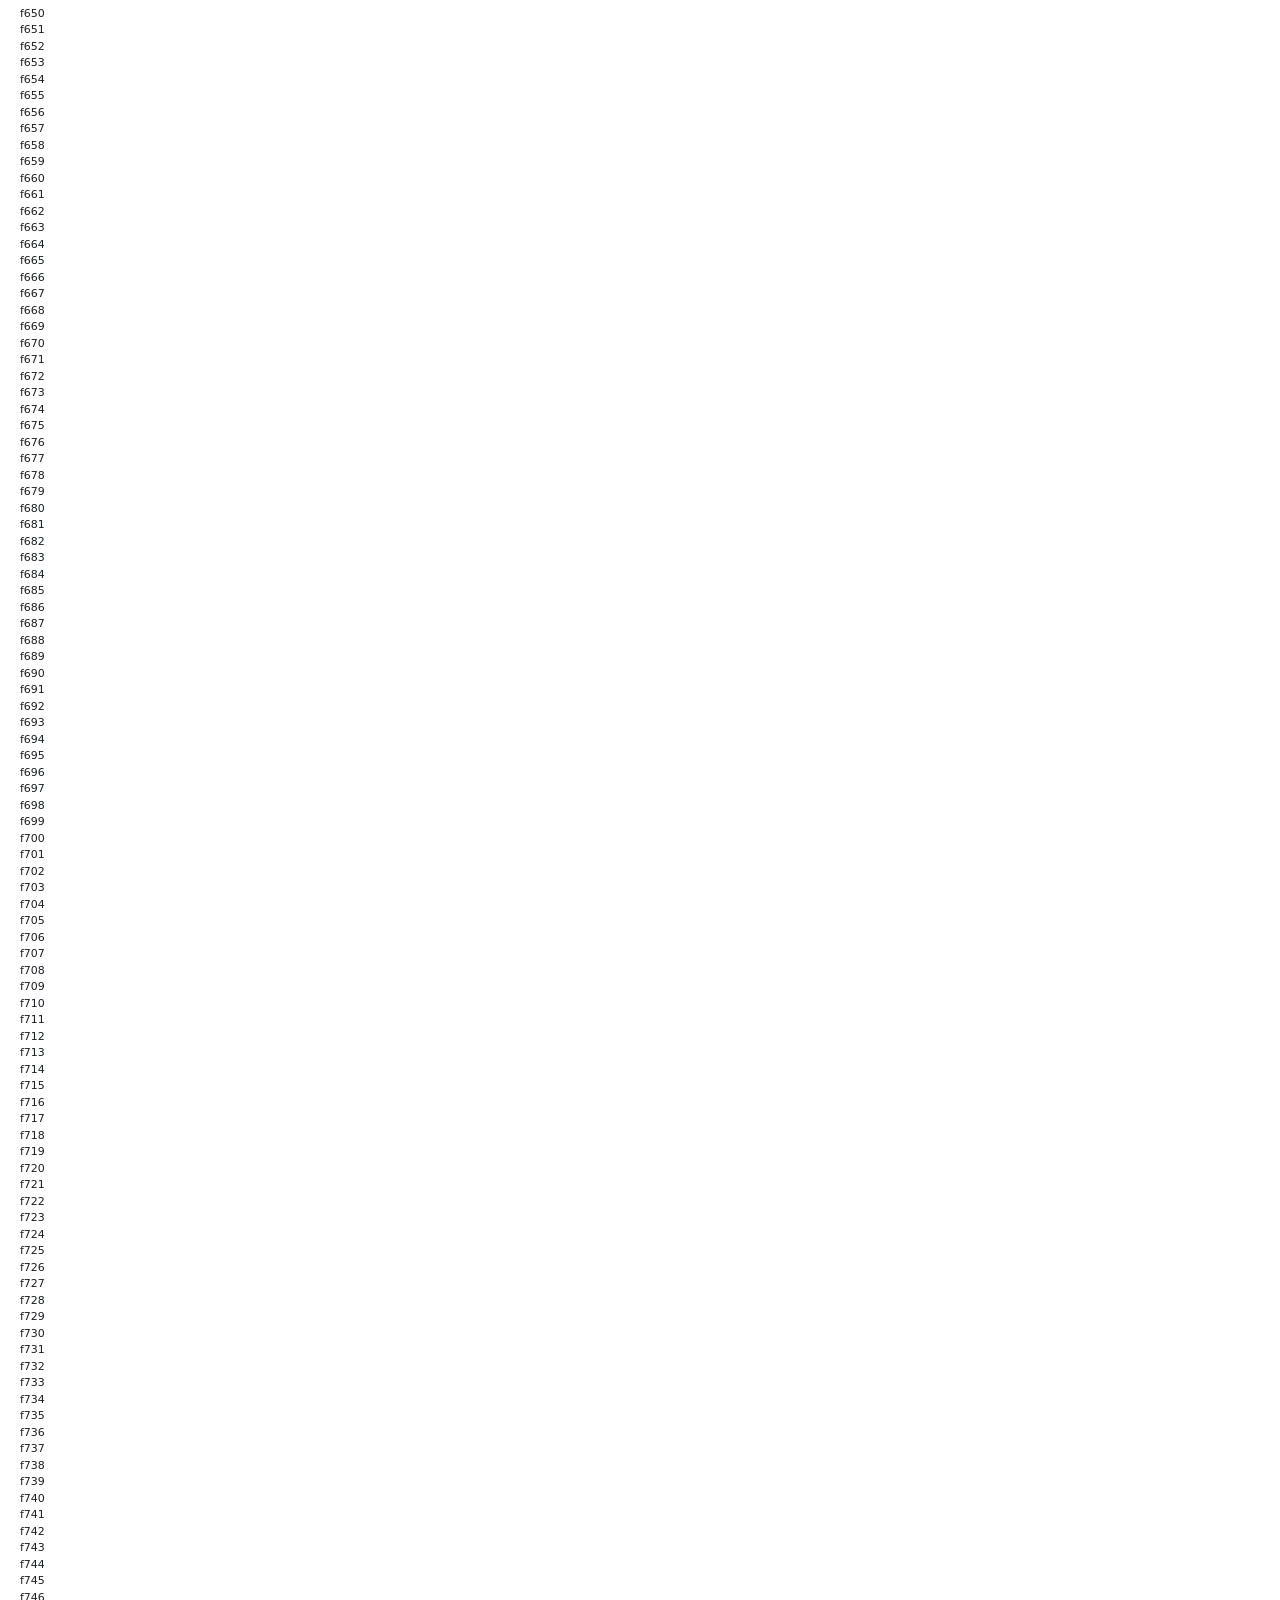
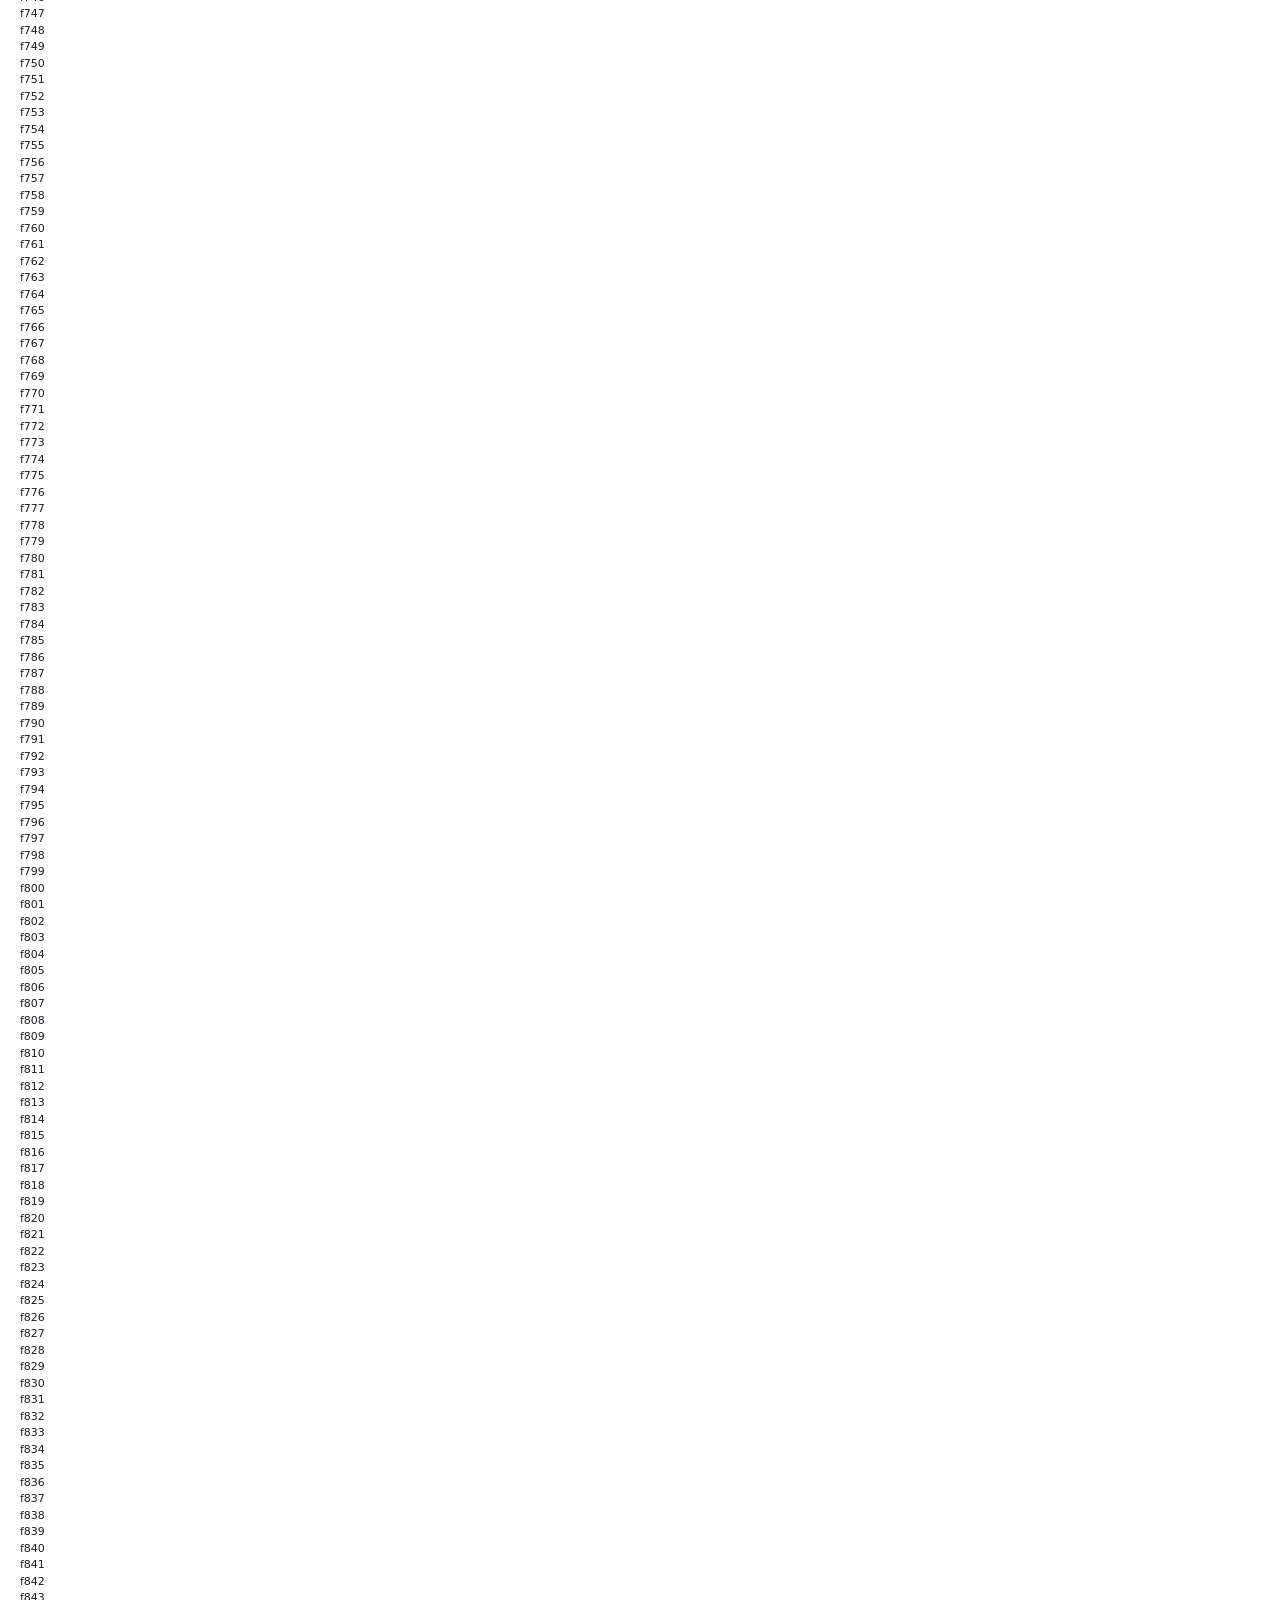
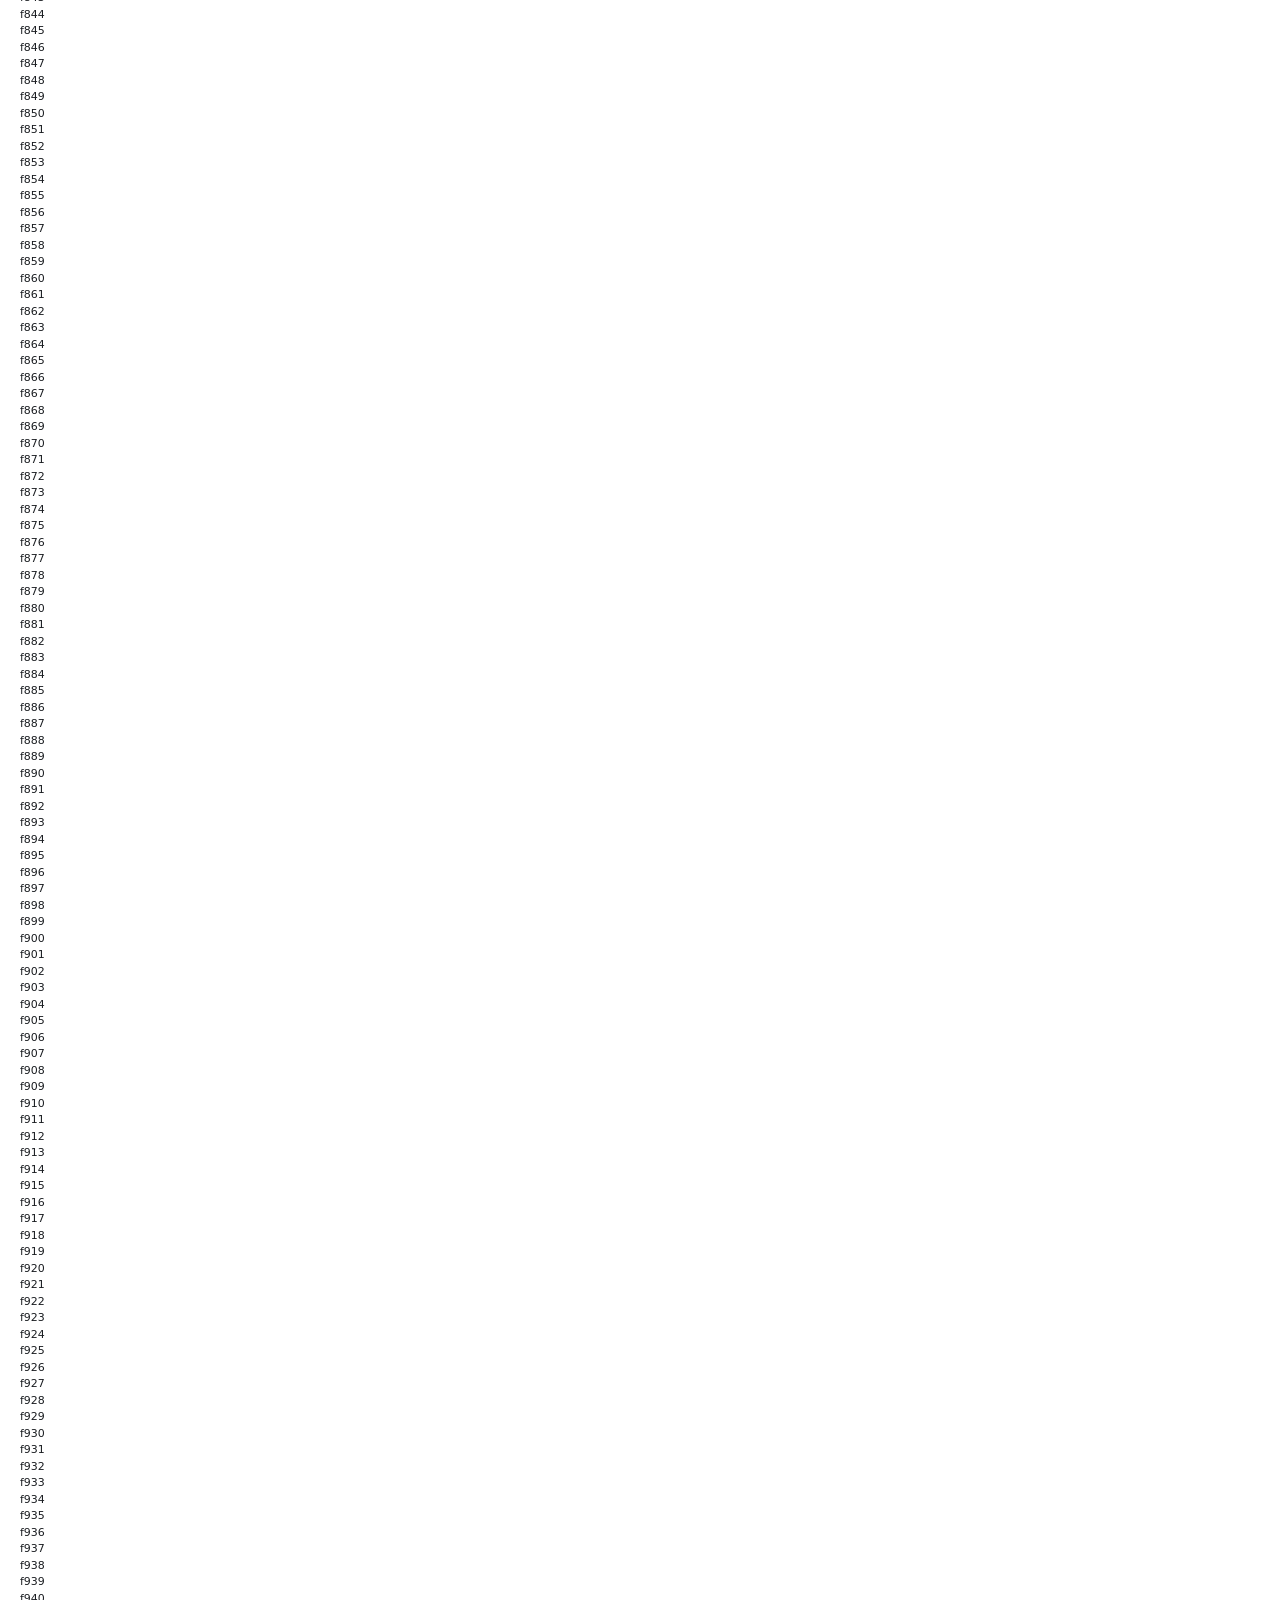
<file: tools/fixture/stress.html>
<!doctype html>
<html lang="en">
<head>
<meta charset="utf-8">
<title>Lumen stress fixture</title>
<link rel="stylesheet" href="http://127.0.0.1:8124/tools/fixture/nocors.css">
<style>
  body { background: #fff; color: #1a1d21; font: 14px/1.5 system-ui, sans-serif; margin: 0; padding: 20px; }
  .filler { font-size: 11px; }
  .hidden-panel { display: none; }
  .hidden-panel.open { display: block; }
  input { font: inherit; }
</style>
</head>
<body>
<h1>Stress fixture</h1>

<!-- 1 + 2: nested table and code from the unreachable sheet -->
<div><div><div>
  <table class="data-table" id="t-nested">
    <tr><th>Header A</th><th>Header B</th></tr>
    <tr><td>Cell</td><td>Cell</td></tr>
  </table>
  <p>Inline <code class="inline" id="c-nested">code element</code> in a paragraph.</p>
</div></div></div>

<!-- 6: high-specificity !important from the unreachable sheet -->
<div id="zone">
  <table class="stubborn" id="t-stub">
    <tr><th>Stubborn</th><th>Table</th></tr>
    <tr><td>Cell</td><td>Cell</td></tr>
  </table>
  <p>Inline <code class="stubborn" id="c-stub">stubborn code</code> here.</p>
  <input class="stubborn" id="i-stub" type="text" value="stubborn input">
</div>

<!-- 3: styled only once a stylesheet arrives long after load -->
<input class="late-input" id="i-late" type="text" value="late-styled input">
<div class="late-box" id="b-late">Styled by the late stylesheet.</div>

<!-- 4: hidden at scan time, revealed later by a class change -->
<div class="hidden-panel" id="panel">
  <table class="data-table" id="t-hidden">
    <tr><th>Hidden</th><th>Table</th></tr>
  </table>
  <input class="late-input" id="i-hidden" type="text" value="hidden input">
</div>

<!-- 5: a large DOM ahead of a final table, to probe the element budget -->
<div id="filler"></div>
<table class="data-table" id="t-tail">
  <tr><th>Tail</th><th>Table</th></tr>
</table>

<script>
  // ~9000 filler elements, so the tail table sits past the repair budget.
  const filler = document.getElementById('filler');
  let html = '';
  for (let i = 0; i < 3000; i++) html += '<div class="filler"><span>f' + i + '</span></div>';
  filler.innerHTML = html;

  // The late stylesheet: arrives well after load and after polling would settle.
  setTimeout(() => {
    const link = document.createElement('link');
    link.rel = 'stylesheet';
    link.href = '/tools/fixture/stress-late.css';
    document.head.appendChild(link);
  }, 2500);

  // Reveal by class change only - no DOM insertion, no style attribute.
  setTimeout(() => document.getElementById('panel').classList.add('open'), 4000);

  if (location.search.includes('lumen')) {
    window.chrome = { runtime: { sendMessage: (m, cb) => {
      fetch(m.url).then(r => r.text()).then(t => cb({ ok: true, text: t })).catch(() => cb({ ok: false }));
    } } };
    const load = (src) => new Promise((res, rej) => {
      const s = document.createElement('script');
      s.src = src; s.onload = res; s.onerror = () => rej(new Error(src));
      document.head.appendChild(s);
    });
    (async () => {
      for (const f of ['color', 'css', 'repair', 'engine']) await load('/src/content/' + f + '.js');
      Lumen.engine.applySettings({ enabled: true, defaultOn: true, skipDarkSites: false,
        darkness: 50, contrast: 50, saturation: 50, sites: {} });
      window.__lumenReady = true;
    })();
  }

  window.report = () => {
    const L = (c) => { const m = String(c).match(/[\d.]+/g); if (!m) return null;
      const [r,g,b] = m.map(Number).map(v => v/255);
      return +(((Math.max(r,g,b)+Math.min(r,g,b))/2).toFixed(3)); };
    const s = (id, p) => getComputedStyle(document.getElementById(id)).getPropertyValue(p);
    return {
      'nested table bg':   L(s('t-nested','background-color')),
      'nested table text': L(s('t-nested','color')),
      'nested code bg':    L(s('c-nested','background-color')),
      'nested code text':  L(s('c-nested','color')),
      'late input bg':     L(s('i-late','background-color')),
      'late box bg':       L(s('b-late','background-color')),
      'revealed table bg': L(s('t-hidden','background-color')),
      'revealed input bg': L(s('i-hidden','background-color')),
      'tail table bg':     L(s('t-tail','background-color')),
      'STUB table bg':     L(s('t-stub','background-color')),
      'STUB table text':   L(s('t-stub','color')),
      'STUB td text':      L(getComputedStyle(document.querySelector('#t-stub td')).color),
      'STUB code bg':      L(s('c-stub','background-color')),
      'STUB code text':    L(s('c-stub','color')),
      'STUB input bg':     L(s('i-stub','background-color')),
      'total elements':    document.querySelectorAll('*').length
    };
  };
</script>
</body>
</html>
</file>
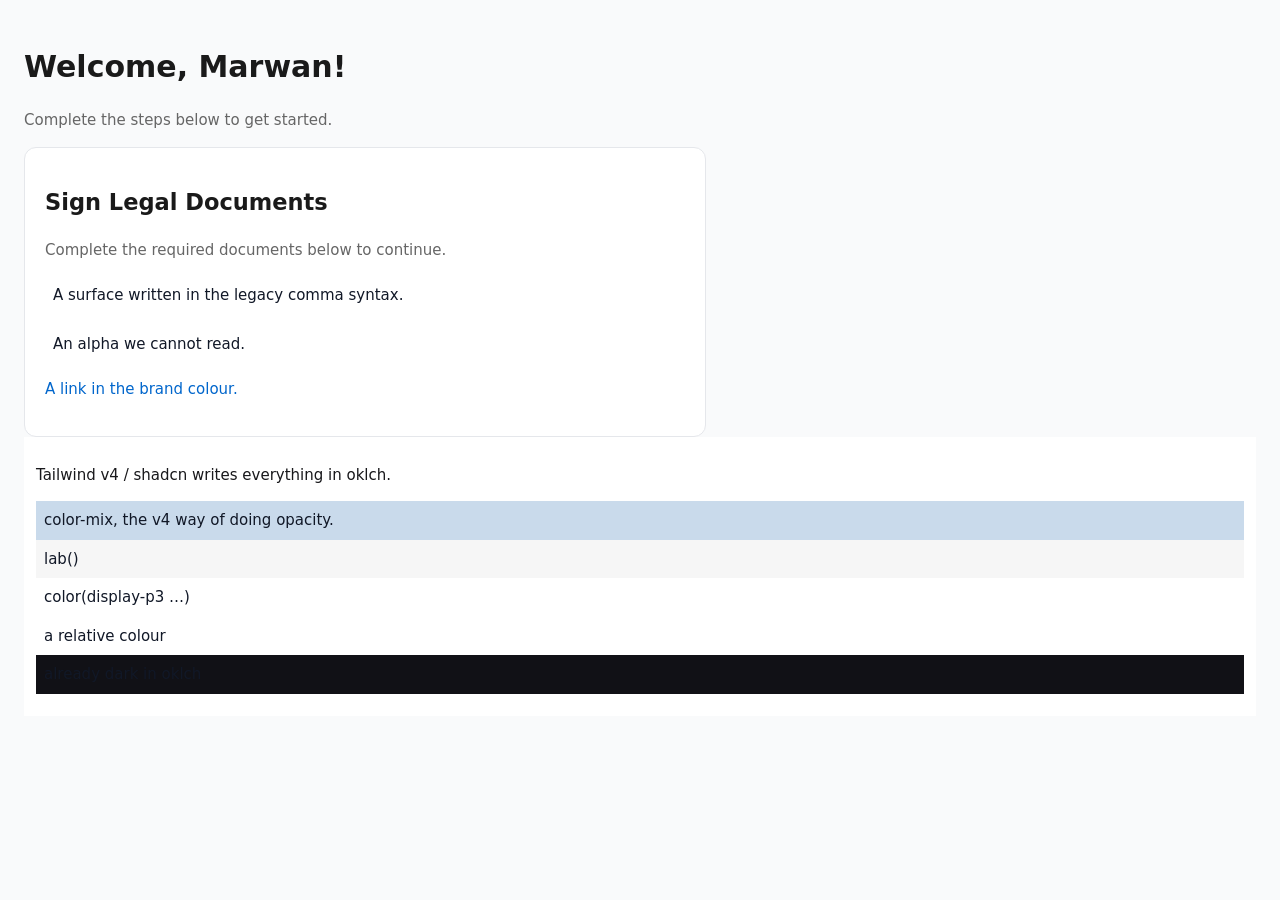
<file: tools/fixture/tailwind.html>
<!doctype html>
<html lang="en">
<head>
<meta charset="utf-8">
<title>Lumen — Tailwind var-alpha fixture</title>
<style>
  /* Exactly the shape Tailwind compiles to. Every utility below carries its colour
     in an rgb() whose alpha is a custom property, which is what a real Tailwind
     build emits for bg-white, text-gray-900, border-gray-200 and the rest. Nothing
     here is exotic: it is the default output of the most widely deployed CSS
     framework there is, so a page like this is the common case, not an edge one. */
  *, ::before, ::after { --tw-bg-opacity: 1; --tw-text-opacity: 1; --tw-border-opacity: 1; }

  body {
    background-color: rgb(249 250 251 / var(--tw-bg-opacity, 1));
    color: rgb(17 24 39 / var(--tw-text-opacity, 1));
    font: 15px/1.5 system-ui, sans-serif;
    margin: 0; padding: 24px;
  }
  .card {
    background-color: rgb(255 255 255 / var(--tw-bg-opacity, 1));
    /* Tailwind writes the width and the colour as separate declarations (`border`
       plus `border-gray-200`), never as one `border:` shorthand -- and that matters,
       because `border-color` carrying a var() is a shorthand CSSOM will not expand
       into the longhands the rule walker reads. */
    border-width: 1px; border-style: solid;
    border-color: rgb(229 231 235 / var(--tw-border-opacity, 1));
    border-radius: 12px; padding: 20px; max-width: 640px;
  }
  .title  { color: rgb(26 26 26 / var(--tw-text-opacity, 1)); font-weight: 700; }
  .muted  { color: rgb(102 102 102 / var(--tw-text-opacity, 1)); }
  /* The legacy comma syntax, still emitted by older Tailwind builds. */
  .legacy { background-color: rgba(255, 255, 255, var(--tw-bg-opacity, 1)); padding: 8px; }
  /* A 10% white wash used as a divider. It must stay visible against the new dark
     base -- converting it like an opaque surface makes it disappear entirely. */
  .wash   { background-color: rgb(255 255 255 / var(--divider-alpha, 0.1)); height: 10px; }
  /* No fallback: the alpha is genuinely unknowable to the rule walker, which must
     decline and leave this one to the repair pass. The property IS defined, so the
     element really does paint white -- an undefined var would make the declaration
     invalid and the element transparent, which would prove nothing. */
  .opaque-unknown { --mystery: 1; background-color: rgb(255 255 255 / var(--mystery)); padding: 8px; }
  /* A brand colour the page owns: it must stay blue, not be flattened to grey. */
  .brand  { color: rgb(0 102 204 / var(--tw-text-opacity, 1)); }

  /* Tailwind v4 and shadcn/ui write every colour in oklch, and reach for
     color-mix() where v3 reached for an opacity var. None of it is rgb(), and
     none of it is anything the two notation-specific parsers recognise -- but
     the browser understands all of it, which is the whole point. */
  .v4-card  { background-color: oklch(1 0 0); padding: 12px; }
  .v4-text  { color: oklch(0.21 0.006 285.9); }
  .v4-mix   { background-color: color-mix(in oklab, oklch(1 0 0) 70%, oklch(0.6 0.1 250)); padding: 8px; }
  .v4-lab   { background-color: lab(97% 0 0); padding: 8px; }
  .v4-p3    { background-color: color(display-p3 1 1 1); padding: 8px; }
  /* A relative colour: derived from another, and still just a colour. */
  .v4-rel   { background-color: rgb(from #ffffff r g b); padding: 8px; }
  /* Already dark in oklch: it must be left alone, not pushed around. */
  .v4-dark  { background-color: oklch(0.18 0.01 285); padding: 8px; }
  /* A translucent wash in oklch. Reading a colour back off a canvas gives the
     wrong alpha unless the fill REPLACES the pixel, and the wrong alpha turns a
     separator into a surface -- so this is the one that notices. */
  .v4-wash  { background-color: oklch(1 0 0 / 0.1); height: 10px; }
</style>
</head>
<body>
<h1 class="title" id="title">Welcome, Marwan!</h1>
<p class="muted" id="muted">Complete the steps below to get started.</p>

<div class="card" id="card">
  <h2 class="title">Sign Legal Documents</h2>
  <p class="muted">Complete the required documents below to continue.</p>
  <div class="legacy" id="legacy">A surface written in the legacy comma syntax.</div>
  <div class="wash" id="wash"></div>
  <div class="opaque-unknown" id="unknown">An alpha we cannot read.</div>
  <p class="brand" id="brand">A link in the brand colour.</p>
</div>

<div class="v4-card" id="v4-card">
  <p class="v4-text" id="v4-text">Tailwind v4 / shadcn writes everything in oklch.</p>
  <div class="v4-mix" id="v4-mix">color-mix, the v4 way of doing opacity.</div>
  <div class="v4-lab" id="v4-lab">lab()</div>
  <div class="v4-p3" id="v4-p3">color(display-p3 …)</div>
  <div class="v4-rel" id="v4-rel">a relative colour</div>
  <div class="v4-dark" id="v4-dark">already dark in oklch</div>
  <div class="v4-wash" id="v4-wash"></div>
</div>

<script>
  // Loaded WITHOUT auto-applying: the spec calls __lumenApply() itself so it can
  // read the page in the very same task, before any idle work has had a chance to
  // run. That is the whole question here -- what the first paint looks like.
  if (location.search.includes('lumen')) {
    window.chrome = { runtime: { sendMessage: (m, cb) => {
      fetch(m.url).then(r => r.text()).then(t => cb({ ok: true, text: t })).catch(() => cb({ ok: false }));
    } } };
    const load = (src) => new Promise((res, rej) => {
      const s = document.createElement('script');
      s.src = src; s.onload = res; s.onerror = () => rej(new Error(src));
      document.head.appendChild(s);
    });
    (async () => {
      for (const f of ['color', 'css', 'repair', 'engine']) await load('/src/content/' + f + '.js');
      window.__lumenApply = () => Lumen.engine.applySettings({
        enabled: true, defaultOn: true, skipDarkSites: false,
        darkness: 50, contrast: 50, saturation: 50, sites: {}
      });
      window.__lumenReady = true;
    })();
  }

  window.__bg = (id) => getComputedStyle(document.getElementById(id)).backgroundColor;
  window.__fg = (id) => getComputedStyle(document.getElementById(id)).color;
  // Lightness of whatever the browser computed, resolved through a canvas.
  //
  // Scraping numbers out of the string cannot work here: a computed value keeps
  // the space it was authored in, so `oklch(1 0 0)` -- pure white -- reads as the
  // numbers 1, 0, 0 and scores as BLACK. Every oklch assertion passed on that,
  // backwards, proving nothing. Painting the colour and reading the pixel back
  // asks the browser what it actually is, in any notation.
  window.__lum = (c) => {
    const ctx = window.__lc || (window.__lc =
      document.createElement('canvas').getContext('2d', { willReadFrequently: true }));
    // Two sentinels: an invalid assignment is ignored, so the reads disagree.
    ctx.fillStyle = '#000000'; ctx.fillStyle = c; const a = ctx.fillStyle;
    ctx.fillStyle = '#ffffff'; ctx.fillStyle = c; const b = ctx.fillStyle;
    if (a !== b) return null;
    ctx.globalCompositeOperation = 'copy';   // replace the pixel, alpha and all
    ctx.fillStyle = c;
    ctx.fillRect(0, 0, 1, 1);
    const d = ctx.getImageData(0, 0, 1, 1).data;
    const [r, g, bl] = [d[0] / 255, d[1] / 255, d[2] / 255];
    return (Math.max(r, g, bl) + Math.min(r, g, bl)) / 2;
  };
</script>
</body>
</html>
</file>
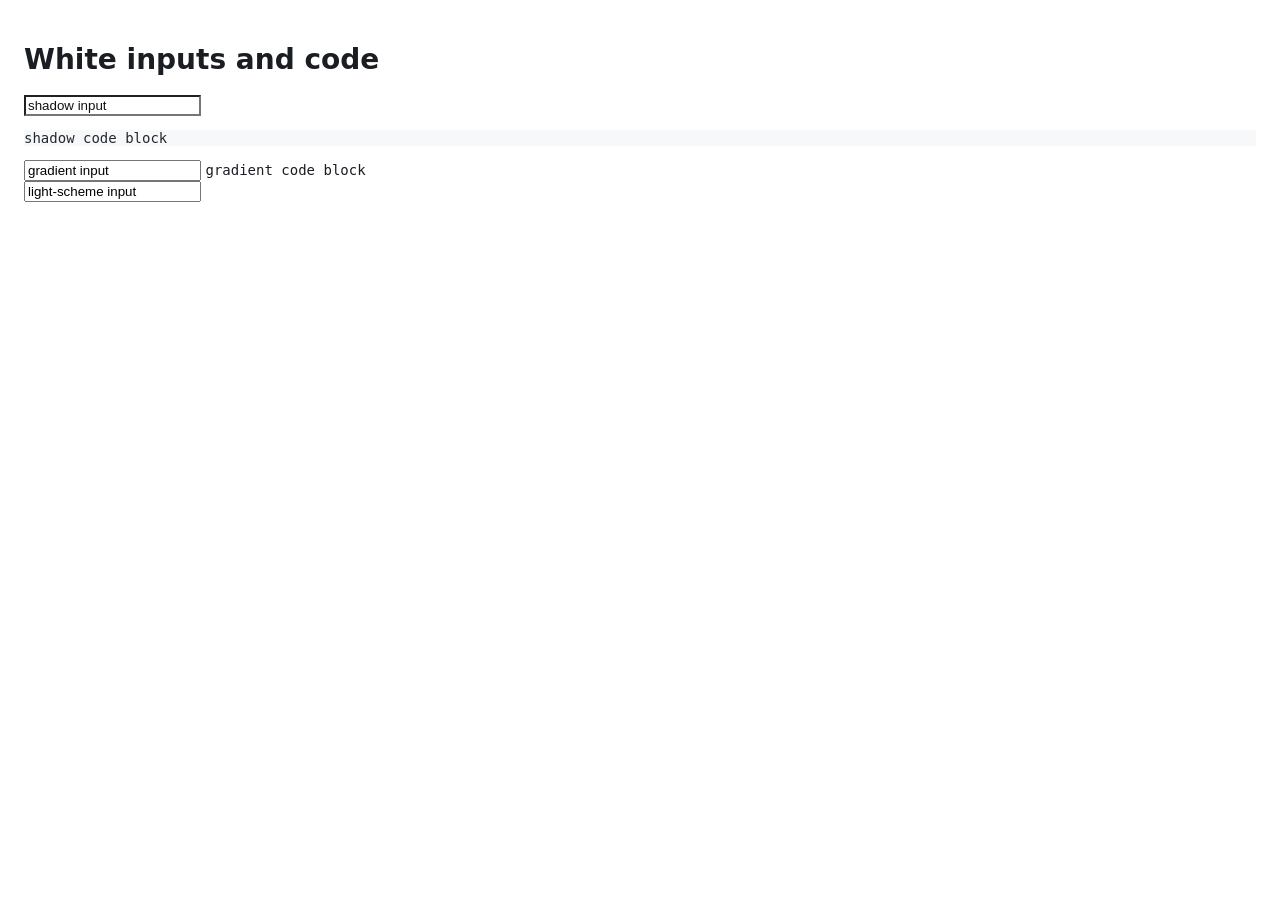
<file: tools/fixture/whites.html>
<!doctype html>
<html lang="en">
<head>
<meta charset="utf-8">
<title>Lumen — white inputs and code</title>
<link rel="stylesheet" href="http://127.0.0.1:8124/tools/fixture/nocors.css">
<style>
  body { background: #fff; color: #1a1d21; font: 14px system-ui, sans-serif; padding: 16px; }
  .scheme-light { color-scheme: light; }
</style>
</head>
<body>
<h1>White inputs and code</h1>

<!-- A: inside an open shadow root, where the computed-style repair never walks -->
<x-panel id="panel"></x-panel>

<!-- B: a large burst added in ONE mutation batch -->
<div id="burst"></div>

<!-- D: a light surface painted by a gradient, no background-color -->
<input class="grad-input" id="g-input" type="text" value="gradient input">
<code class="grad-code" id="g-code">gradient code block</code>

<!-- C: an ancestor opting back into the light colour scheme -->
<div class="scheme-light" id="schemeWrap">
  <input id="scheme-input" type="text" value="light-scheme input">
</div>

<script>
  customElements.define('x-panel', class extends HTMLElement {
    connectedCallback() {
      const root = this.attachShadow({ mode: 'open' });
      root.innerHTML =
        '<style>' +
        // High specificity + !important: the rule-level override cannot win,
        // so this needs the computed-style repair to step in.
        '#box input.f { background:#ffffff !important; color:#111111 !important; }' +
        '#box pre.c   { background:#f6f8fa !important; color:#24292f !important; }' +
        '</style>' +
        '<div id="box">' +
        '<input class="f" id="s-input" type="text" value="shadow input">' +
        '<pre class="c" id="s-code">shadow code block</pre>' +
        '</div>';
    }
  });

  // One batch, well past the observer's per-batch cap.
  setTimeout(() => {
    const host = document.getElementById('burst');
    const frag = document.createDocumentFragment();
    for (let i = 0; i < 60; i++) {
      const row = document.createElement('div');
      row.innerHTML = '<input class="burst-input" id="b-input-' + i + '" value="row ' + i + '">' +
                      '<code class="burst-code" id="b-code-' + i + '">code ' + i + '</code>';
      frag.appendChild(row);
    }
    host.appendChild(frag);          // a single childList mutation record
  }, 2000);

  if (location.search.includes('lumen')) {
    window.chrome = { runtime: { sendMessage: (m, cb) => {
      fetch(m.url).then(r => r.text()).then(t => cb({ ok: true, text: t })).catch(() => cb({ ok: false }));
    } } };
    const load = (src) => new Promise((res, rej) => {
      const s = document.createElement('script');
      s.src = src; s.onload = res; s.onerror = () => rej(new Error(src));
      document.head.appendChild(s);
    });
    (async () => {
      for (const f of ['color', 'css', 'repair', 'engine']) await load('/src/content/' + f + '.js');
      Lumen.engine.applySettings({ enabled: true, defaultOn: true, skipDarkSites: false,
        darkness: 50, contrast: 50, saturation: 50, sites: {} });
      window.__lumenReady = true;
    })();
  }

  // The suite. Every assertion is "this surface must not still be light".
  window.runSpec = () => {
    const lum = (c) => { const m = String(c).match(/[\d.]+/g); if (!m) return null;
      const [r, g, b] = m.map(Number).map(v => v / 255);
      return (Math.max(r, g, b) + Math.min(r, g, b)) / 2; };
    const bgOf = (el) => lum(getComputedStyle(el).backgroundColor);
    const results = [];
    const expectDark = (name, el) => {
      if (!el) return results.push({ name, ok: false, got: 'missing element' });
      const l = bgOf(el);
      results.push({ name, ok: l !== null && l < 0.3, got: +l.toFixed(3) });
    };
    const shadow = document.getElementById('panel').shadowRoot;
    expectDark('A1 input in open shadow root', shadow.getElementById('s-input'));
    expectDark('A2 code in open shadow root', shadow.getElementById('s-code'));
    for (const i of [0, 5, 39, 40, 41, 59]) {
      expectDark('B1 burst input #' + i, document.getElementById('b-input-' + i));
      expectDark('B2 burst code #' + i, document.getElementById('b-code-' + i));
    }
    expectDark('C1 input under color-scheme:light', document.getElementById('scheme-input'));

    // D: the light surface is a gradient. background-color is transparent here,
    // so anything that only looks at background-color sees nothing wrong.
    const gradLight = (el) => {
      const img = getComputedStyle(el).backgroundImage;
      const stops = img.match(/rgba?\([^)]*\)/g) || [];
      return stops.some(c => lum(c) > 0.6);
    };
    for (const [name, id] of [['D1 gradient input', 'g-input'], ['D2 gradient code', 'g-code']]) {
      const el = document.getElementById(id);
      results.push({ name, ok: !gradLight(el), got: getComputedStyle(el).backgroundImage.slice(0, 60) });
    }

    // E: Chrome paints an autofilled field itself; background-color cannot
    // reach it, so the sheet must carry an explicit autofill rule.
    const core = (document.getElementById('lumen-core') || {}).textContent || '';
    results.push({ name: 'E1 autofill rule present', ok: /autofill/i.test(core),
                   got: /autofill/i.test(core) ? 'present' : 'absent' });
    const failed = results.filter(r => !r.ok);
    return { total: results.length, passed: results.length - failed.length,
             failed: failed.length, failures: failed };
  };
</script>
</body>
</html>
</file>
<file: src/popup/popup.css>
:root {
  --bg: #16181a;
  --panel: #1e2124;
  --line: #2c3034;
  --text: #e6e4e1;
  --muted: #9aa0a6;
  --accent: #ffb454;
  color-scheme: dark;
}

* { box-sizing: border-box; }

body {
  width: 306px;
  margin: 0;
  padding: 14px;
  background: var(--bg);
  color: var(--text);
  font: 13px/1.45 system-ui, -apple-system, "Segoe UI", sans-serif;
}

header {
  display: flex;
  align-items: center;
  gap: 10px;
  margin-bottom: 14px;
}

.mark {
  width: 26px;
  height: 26px;
  border-radius: 50%;
  flex: none;
  background: linear-gradient(90deg, var(--accent) 0 50%, #33383d 50% 100%);
  box-shadow: 0 0 0 1px var(--line);
}

.titles h1 {
  margin: 0;
  font-size: 14px;
  font-weight: 600;
  letter-spacing: .01em;
}

.titles p {
  margin: 0;
  font-size: 11px;
  color: var(--muted);
  max-width: 220px;
  overflow: hidden;
  text-overflow: ellipsis;
  white-space: nowrap;
}

.row {
  display: flex;
  align-items: center;
  justify-content: space-between;
  gap: 12px;
  padding: 9px 0;
  border-top: 1px solid var(--line);
}

.row.primary {
  border-top: 0;
  padding-top: 0;
}

.row label { cursor: pointer; }

.label { display: block; }

.row.primary .label { font-weight: 600; }

.hint {
  display: block;
  font-size: 11px;
  color: var(--muted);
}

.switch {
  position: relative;
  width: 38px;
  height: 22px;
  flex: none;
  padding: 0;
  border: 0;
  border-radius: 11px;
  background: #3a3f44;
  cursor: pointer;
  transition: background .15s ease;
}

.switch::after {
  content: "";
  position: absolute;
  top: 3px;
  left: 3px;
  width: 16px;
  height: 16px;
  border-radius: 50%;
  background: #d8d6d3;
  transition: transform .15s ease;
}

.switch[aria-checked="true"] { background: var(--accent); }
.switch[aria-checked="true"]::after { transform: translateX(16px); background: #1a1c1e; }
.switch:focus-visible { outline: 2px solid var(--accent); outline-offset: 2px; }

.notice {
  margin: 10px 0 0;
  padding: 8px 10px;
  border-radius: 6px;
  background: #24282c;
  color: var(--muted);
  font-size: 11.5px;
}

.sliders {
  padding: 12px 0 4px;
  border-top: 1px solid var(--line);
  margin-top: 10px;
}

.sliders[data-disabled="true"] {
  opacity: .4;
  pointer-events: none;
}

.slider { margin-bottom: 10px; }

.slider label {
  display: flex;
  justify-content: space-between;
  font-size: 11.5px;
  color: var(--muted);
  margin-bottom: 4px;
}

.slider output { color: var(--text); font-variant-numeric: tabular-nums; }

input[type="range"] {
  width: 100%;
  height: 4px;
  margin: 0;
  appearance: none;
  border-radius: 2px;
  background: #3a3f44;
}

input[type="range"]::-webkit-slider-thumb {
  appearance: none;
  width: 14px;
  height: 14px;
  border-radius: 50%;
  background: var(--accent);
  cursor: pointer;
}

/* --- tint --------------------------------------------------------------- */

.tints {
  padding: 10px 0 2px;
  border-top: 1px solid var(--line);
  margin-top: 2px;
}

.tints[data-disabled="true"] {
  opacity: .4;
  pointer-events: none;
}

.tints-head {
  display: flex;
  justify-content: space-between;
  align-items: baseline;
  gap: 8px;
  font-size: 11.5px;
  color: var(--muted);
  margin-bottom: 8px;
}

.tints-head .hint {
  font-size: 10.5px;
  text-align: right;
}

.tint-row {
  display: flex;
  align-items: center;
  gap: 8px;
  margin-bottom: 8px;
}

.tint-row label {
  width: 58px;
  flex: none;
  font-size: 11.5px;
  color: var(--muted);
  cursor: pointer;
}

.swatch {
  width: 20px;
  height: 20px;
  flex: none;
  padding: 0;
  border: 1px solid var(--line);
  border-radius: 5px;
  background: #141414;
  cursor: pointer;
}

/* Off is shown, not hidden: the swatch keeps the colour it would apply, struck
   through, so turning it back on is one click and holds the same hue. */
.swatch[aria-pressed="false"] {
  background-image: linear-gradient(
    45deg, transparent 45%, var(--muted) 45%, var(--muted) 55%, transparent 55%);
}

.swatch:focus-visible { outline: 2px solid var(--accent); outline-offset: 2px; }

input[type="range"].hue {
  background: linear-gradient(90deg,
    hsl(0 70% 55%), hsl(60 70% 55%), hsl(120 70% 55%),
    hsl(180 70% 55%), hsl(240 70% 55%), hsl(300 70% 55%), hsl(360 70% 55%));
}

.tint-row[data-off="true"] input[type="range"].hue { filter: grayscale(1); opacity: .5; }

.preview {
  margin: 4px 0 2px;
  border: 1px solid var(--line);
  border-radius: 8px;
  overflow: hidden;
}

.preview-page { padding: 10px; }

.preview-title {
  height: 8px;
  width: 55%;
  border-radius: 2px;
  margin-bottom: 7px;
}

.preview-line {
  height: 5px;
  border-radius: 2px;
  margin-bottom: 5px;
}

.preview-line.short { width: 70%; }

.preview-code {
  margin: 8px 0 0;
  padding: 7px 8px;
  border: 1px solid transparent;
  border-radius: 4px;
  font: 10px/1.3 ui-monospace, monospace;
  background: #1b1f23;
  color: #9fd0a0;
}

footer {
  display: flex;
  justify-content: space-between;
  padding-top: 10px;
  margin-top: 4px;
  border-top: 1px solid var(--line);
}

.link {
  background: none;
  border: 0;
  padding: 0;
  color: var(--muted);
  font: inherit;
  font-size: 11.5px;
  cursor: pointer;
  text-decoration: underline;
  text-underline-offset: 2px;
}

.link:hover { color: var(--text); }
.link.danger:hover { color: #ff8a80; }
</file>
